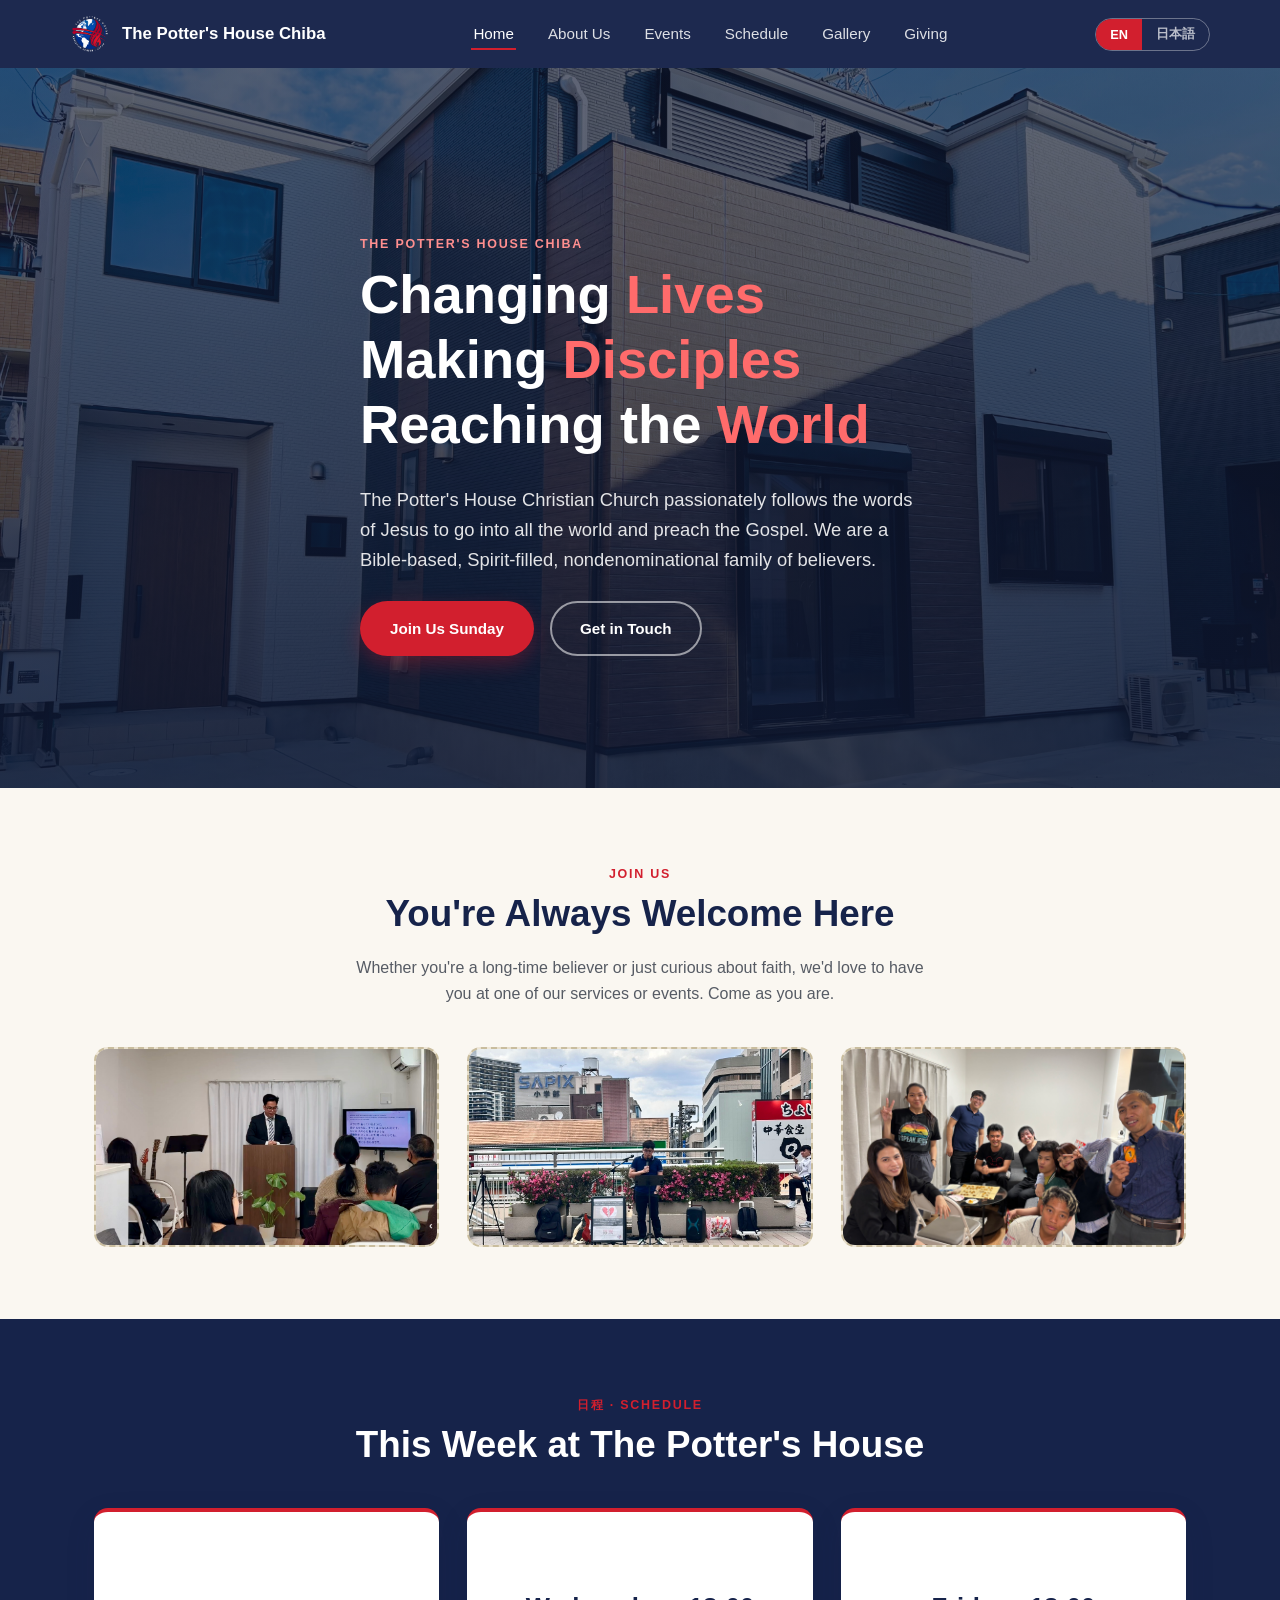
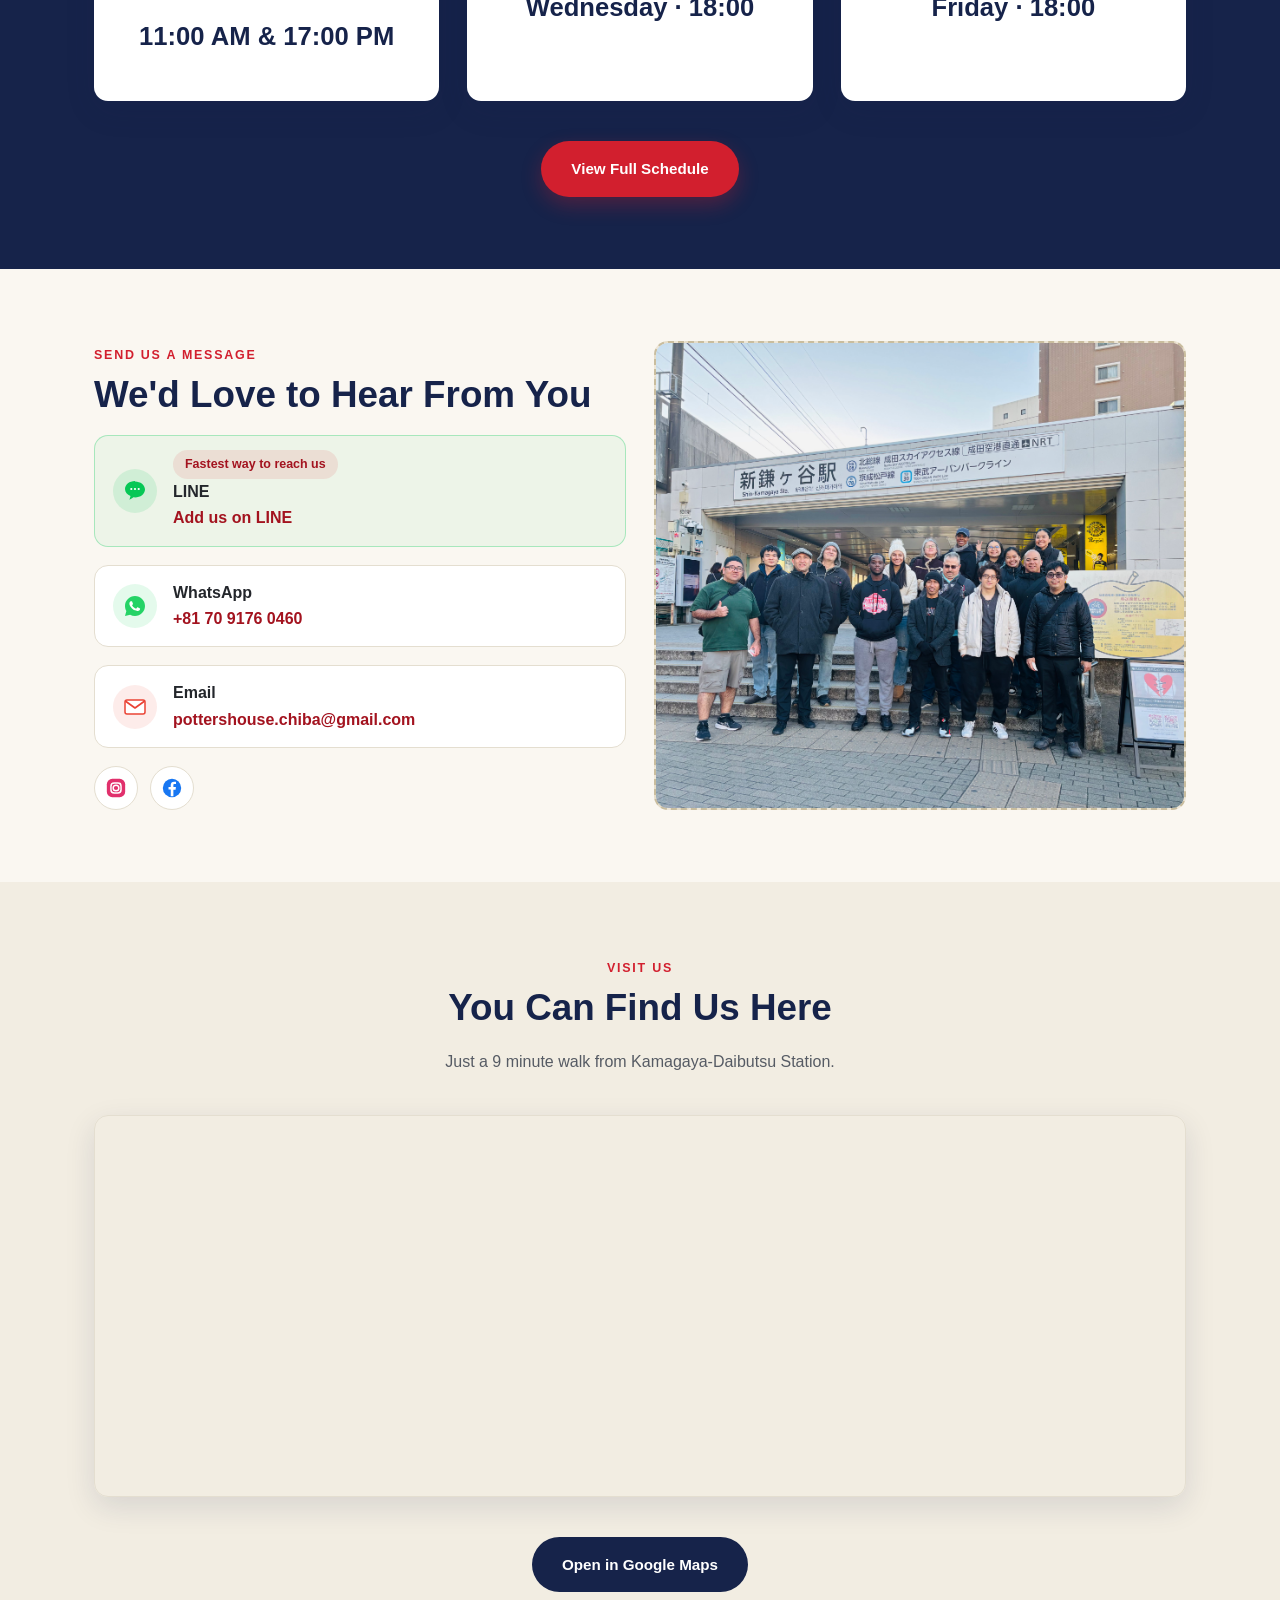
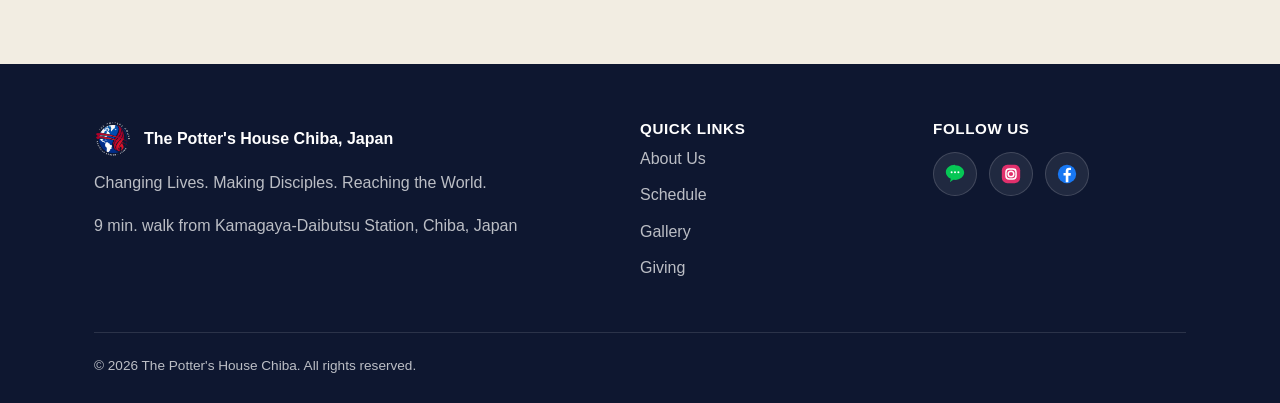
<file: index.html>
<!doctype html>
<html lang="en">
<head>
<meta charset="UTF-8" />
<meta name="viewport" content="width=device-width, initial-scale=1.0" />
<title>The Potter's House Chiba — Changing Lives, Making Disciples, Reaching the World</title>
<meta name="description" content="The Potter's House Chiba is a warm, welcoming church community in Chiba, Japan — 9 minutes from Kamagaya-Daibutsu Station. Join us Sundays." />
<link rel="icon" href="images/logo.png" />
<link rel="stylesheet" href="css/style.css" />
</head>
<body>

<header class="site-header">
  <div class="container nav">
    <a href="./" class="nav-brand">
      <img src="images/logo.png" alt="The Potter's House Chiba logo" />
      <span>The Potter's House Chiba</span>
    </a>
    <ul class="nav-links">
      <li><a href="./" aria-current="page" data-i18n="nav.home">Home</a></li>
      <li><a href="about" data-i18n="nav.about">About Us</a></li>
      <li><a href="events" data-i18n="nav.events">Events</a></li>
      <li><a href="schedule" data-i18n="nav.schedule">Schedule</a></li>
      <li><a href="gallery" data-i18n="nav.gallery">Gallery</a></li>
      <li><a href="giving" data-i18n="nav.giving">Giving</a></li>
    </ul>
    <div class="nav-actions">
      <div class="lang-toggle">
        <button data-lang="en" class="active">EN</button>
        <button data-lang="ja">日本語</button>
      </div>
      <button class="nav-toggle" aria-label="Toggle menu" aria-expanded="false">☰</button>
    </div>
  </div>
</header>

<section class="hero" style="background-image: linear-gradient(rgba(14,23,48,.2), rgba(14,23,48,.2)), url('images/gallery/church.png');">
  <div class="container hero-inner">
    <span class="eyebrow" data-i18n="home.hero.eyebrow" style="color:#ff8f8f;">The Potter's House Chiba</span>
    <h1>
      <span data-i18n="home.hero.line1" data-i18n-html>Changing <span class="tagline-red">Lives</span></span><br/>
      <span data-i18n="home.hero.line2" data-i18n-html>Making <span class="tagline-red">Disciples</span></span><br/>
      <span data-i18n="home.hero.line3" data-i18n-html>Reaching the <span class="tagline-red">World</span></span>
    </h1>
    <p class="lead" data-i18n="home.hero.lead">The Potter's House Christian Church passionately follows the words of Jesus to go into all the world and preach the Gospel. We are a Bible-based, Spirit-filled, nondenominational family of believers.</p>
    <div class="hero-cta">
      <a href="schedule" class="btn btn-primary" data-i18n="home.hero.cta1">Join Us Sunday</a>
      <a href="#contact" class="btn btn-ghost" data-i18n="home.hero.cta2">Get in Touch</a>
    </div>
  </div>
</section>

<section class="section">
  <div class="container section-head">
    <span class="eyebrow" data-i18n="home.join.eyebrow">Join Us</span>
    <h2 data-i18n="home.join.title">You're Always Welcome Here</h2>
    <p data-i18n="home.join.body">Whether you're a long-time believer or just curious about faith, we'd love to have you at one of our services or events. Come as you are.</p>
  </div>
  <div class="container grid grid-3">
    <div class="photo-slot photo-grid-item">
      <img src="images/gallery/church-service-2.jpg" alt="Church service" onerror="this.style.display='none'" />
      <!--span>Photo: Sunday service</span-->
    </div>
    <div class="photo-slot photo-grid-item">
      <img src="images/gallery/station_street_preaching-1.jpg" alt="Station outreach" onerror="this.style.display='none'" />
      <!--span>Photo: Station outreach</span-->
    </div>
    <div class="photo-slot photo-grid-item">
      <img src="images/gallery/holiday_game_night.jpg" alt="Friday game night" onerror="this.style.display='none'" />
      <!--span>Photo: Friday game night</span-->
    </div>
  </div>
</section>

<section class="section section--navy">
  <div class="container section-head">
    <span class="eyebrow" data-i18n="home.schedule.eyebrow">日程 · Schedule</span>
    <h2 data-i18n="home.schedule.title">This Week at The Potter's House</h2>
  </div>
  <div class="container grid grid-3">
    <div class="schedule-card">
      <h3 data-i18n="home.schedule.sunday">Sunday Worship Service</h3>
      <div class="time" data-i18n="home.schedule.sundayTimes">11:00 AM &amp; 17:00 PM</div>
    </div>
    <div class="schedule-card">
      <h3 data-i18n="home.schedule.wednesday">Midweek Bible Study</h3>
      <div class="time" data-i18n="home.schedule.wednesdayTimes">Wednesday · 18:00</div>
    </div>
    <div class="schedule-card">
      <h3 data-i18n="home.schedule.friday">Friday Special Events</h3>
      <div class="time" data-i18n="home.schedule.fridayTimes">Friday · 18:00</div>
    </div>
  </div>
  <div class="container center mt-lg">
    <a href="schedule" class="btn btn-primary" data-i18n="home.schedule.cta">View Full Schedule</a>
  </div>
</section>

<section class="section" id="contact">
  <div class="container grid grid-2" style="align-items:stretch;">
    <div>
      <span class="eyebrow" data-i18n="home.contact.eyebrow">Send Us a Message</span>
      <h2 data-i18n="home.contact.title">We'd Love to Hear From You</h2>

      <a class="info-row info-row--primary" href="https://line.me/ti/p/52zVmssypJ" target="_blank" rel="noopener">
        <div class="icon icon--line">
          <svg viewBox="0 0 24 24" xmlns="http://www.w3.org/2000/svg" aria-hidden="true">
            <path d="M12 2C6.48 2 2 5.6 2 10c0 3.1 2.24 5.78 5.5 7.1-.24.9-.87 3.2-.9 3.4-.03.24.09.24.2.17.08-.05 2.53-1.67 3.56-2.35.53.08 1.08.12 1.64.12 5.52 0 10-3.6 10-8s-4.48-8-10-8Z" fill="#06C755"/>
            <circle cx="8.3" cy="10" r="1.1" fill="#fff"/>
            <circle cx="12" cy="10" r="1.1" fill="#fff"/>
            <circle cx="15.7" cy="10" r="1.1" fill="#fff"/>
          </svg>
        </div>
        <div>
          <span class="badge" data-i18n="home.contact.recommended">Fastest way to reach us</span><br/>
          <strong data-i18n="home.contact.lineLabel">LINE</strong><br/>
          <span class="value" data-i18n="home.contact.lineCta">Add us on LINE</span>
        </div>
      </a>
      <a class="info-row" href="https://wa.me/817091760460">
        <div class="icon icon--whatsapp">
          <svg viewBox="0 0 24 24" xmlns="http://www.w3.org/2000/svg" aria-hidden="true">
            <path d="M12 2C6.48 2 2 6.48 2 12c0 1.85.5 3.58 1.36 5.07L2 22l5.09-1.33A9.94 9.94 0 0 0 12 22c5.52 0 10-4.48 10-10S17.52 2 12 2Z" fill="#25D366"/>
            <path d="M9.1 7.6c-.2-.45-.4-.46-.6-.47h-.5c-.18 0-.46.07-.7.32-.24.25-.9.9-.9 2.2 0 1.3.94 2.55 1.07 2.73.13.18 1.83 2.9 4.5 3.96 2.23.88 2.68.7 3.16.66.48-.05 1.55-.63 1.77-1.24.22-.6.22-1.13.15-1.24-.06-.11-.24-.18-.5-.32-.26-.13-1.55-.76-1.79-.85-.24-.09-.42-.13-.6.13-.18.26-.68.85-.84 1.03-.15.18-.3.2-.56.07-.26-.13-1.1-.4-2.1-1.28-.78-.68-1.3-1.53-1.46-1.79-.15-.26-.02-.4.11-.53.12-.12.26-.3.4-.46.13-.15.17-.26.26-.43.09-.18.04-.33-.02-.46-.07-.13-.6-1.48-.84-2.03Z" fill="#fff"/>
          </svg>
        </div>
        <div>
          <strong data-i18n="home.contact.whatsappLabel">WhatsApp</strong><br/>
          <span class="value">+81 70 9176 0460</span>
        </div>
      </a>
      <a class="info-row" href="mailto:pottershouse.chiba@gmail.com">
        <div class="icon icon--gmail">
          <svg viewBox="0 0 24 24" xmlns="http://www.w3.org/2000/svg" aria-hidden="true">
            <rect x="2" y="5" width="20" height="14" rx="2" fill="#fff" stroke="#EA4335" stroke-width="1.5"/>
            <path d="M3 6.5 12 13 21 6.5" stroke="#EA4335" stroke-width="1.7" fill="none" stroke-linecap="round" stroke-linejoin="round"/>
          </svg>
        </div>
        <div>
          <strong data-i18n="home.contact.emailLabel">Email</strong><br/>
          <span class="value">pottershouse.chiba@gmail.com</span>
        </div>
      </a>
      <div class="social-row">
        <a href="https://www.instagram.com/pottershouse.chiba/" aria-label="Instagram" title="Instagram">
          <svg viewBox="0 0 24 24" xmlns="http://www.w3.org/2000/svg" aria-hidden="true">
            <rect x="2" y="2" width="20" height="20" rx="6" fill="#E1306C"/>
            <rect x="6.5" y="6.5" width="11" height="11" rx="3.5" fill="none" stroke="#fff" stroke-width="1.6"/>
            <circle cx="12" cy="12" r="3.1" fill="none" stroke="#fff" stroke-width="1.6"/>
            <circle cx="16.6" cy="7.4" r="1" fill="#fff"/>
          </svg>
        </a>
        <a href="https://www.facebook.com/share/17evRF8eto/?mibextid=wwXIfr" aria-label="Facebook" title="Facebook">
          <svg viewBox="0 0 24 24" xmlns="http://www.w3.org/2000/svg" aria-hidden="true">
            <circle cx="12" cy="12" r="10" fill="#1877F2"/>
            <path d="M13.5 21v-7.2h2.4l.36-2.8h-2.76V9.1c0-.8.22-1.36 1.38-1.36h1.48V5.2c-.26-.03-1.13-.1-2.16-.1-2.14 0-3.6 1.3-3.6 3.7v2.1H8.2v2.8h2.44V21h2.86Z" fill="#fff"/>
          </svg>
        </a>
      </div>
    </div>
    <div class="photo-slot" style="min-height:320px; height:100%;">
      <img src="images/gallery/station_outreach_team.jpg" alt="Station outreach" onerror="this.style.display='none'" />
      <!--span>Photo: Station outreach team</span-->
    </div>
  </div>
</section>

<section class="section section--cream-deep">
  <div class="container section-head">
    <span class="eyebrow" data-i18n="home.map.eyebrow">Visit Us</span>
    <h2 data-i18n="home.map.title">You Can Find Us Here</h2>
    <p data-i18n="home.map.body">Just a 9 minute walk from Kamagaya-Daibutsu Station.</p>
  </div>
  <div class="container">
    <div class="map-wrap">
      <iframe
        src="https://www.google.com/maps?q=Shin-Kamagaya-Daibutsu+Station,Kamagaya,Chiba,Japan&output=embed"
        loading="lazy" referrerpolicy="no-referrer-when-downgrade" title="Map to The Potter's House Chiba"></iframe>
    </div>
    <div class="center mt-lg">
      <a href="https://maps.app.goo.gl/LSvxY28zUw3hSayD7" class="btn btn-navy" target="_blank" rel="noopener" data-i18n="home.map.cta">Open in Google Maps</a>
    </div>
  </div>
</section>

<footer class="site-footer">
  <div class="container">
    <div class="footer-grid">
      <div>
        <div class="footer-brand">
          <img src="images/logo.png" alt="Logo" />
          <span data-i18n="footer.name">The Potter's House Chiba, Japan</span>
        </div>
        <p data-i18n="footer.tagline">Changing Lives. Making Disciples. Reaching the World.</p>
        <p data-i18n="footer.address">9 min. walk from Kamagaya-Daibutsu Station, Chiba, Japan</p>
      </div>
      <div>
        <h4 data-i18n="footer.quicklinks">Quick Links</h4>
        <ul class="footer-links">
          <li><a href="about" data-i18n="nav.about">About Us</a></li>
          <li><a href="schedule" data-i18n="nav.schedule">Schedule</a></li>
          <li><a href="gallery" data-i18n="nav.gallery">Gallery</a></li>
          <li><a href="giving" data-i18n="nav.giving">Giving</a></li>
        </ul>
      </div>
      <div>
        <h4 data-i18n="footer.follow">Follow Us</h4>
        <div class="social-row">
          <a href="https://line.me/ti/p/52zVmssypJ" aria-label="LINE">
            <svg viewBox="0 0 24 24" xmlns="http://www.w3.org/2000/svg" aria-hidden="true">
              <path d="M12 2C6.48 2 2 5.6 2 10c0 3.1 2.24 5.78 5.5 7.1-.24.9-.87 3.2-.9 3.4-.03.24.09.24.2.17.08-.05 2.53-1.67 3.56-2.35.53.08 1.08.12 1.64.12 5.52 0 10-3.6 10-8s-4.48-8-10-8Z" fill="#06C755"/>
              <circle cx="8.3" cy="10" r="1.1" fill="#fff"/>
              <circle cx="12" cy="10" r="1.1" fill="#fff"/>
              <circle cx="15.7" cy="10" r="1.1" fill="#fff"/>
            </svg>
          </a>
          <a href="https://www.instagram.com/pottershouse.chiba/" aria-label="Instagram">
            <svg viewBox="0 0 24 24" xmlns="http://www.w3.org/2000/svg" aria-hidden="true">
              <rect x="2" y="2" width="20" height="20" rx="6" fill="#E1306C"/>
              <rect x="6.5" y="6.5" width="11" height="11" rx="3.5" fill="none" stroke="#fff" stroke-width="1.6"/>
              <circle cx="12" cy="12" r="3.1" fill="none" stroke="#fff" stroke-width="1.6"/>
              <circle cx="16.6" cy="7.4" r="1" fill="#fff"/>
            </svg>
          </a>
          <a href="https://www.facebook.com/share/17evRF8eto/?mibextid=wwXIfr" aria-label="Facebook">
            <svg viewBox="0 0 24 24" xmlns="http://www.w3.org/2000/svg" aria-hidden="true">
              <circle cx="12" cy="12" r="10" fill="#1877F2"/>
              <path d="M13.5 21v-7.2h2.4l.36-2.8h-2.76V9.1c0-.8.22-1.36 1.38-1.36h1.48V5.2c-.26-.03-1.13-.1-2.16-.1-2.14 0-3.6 1.3-3.6 3.7v2.1H8.2v2.8h2.44V21h2.86Z" fill="#fff"/>
            </svg>
          </a>
        </div>
      </div>
    </div>
    <div class="footer-bottom">
      <span data-i18n="footer.rights">© 2026 The Potter's House Chiba. All rights reserved.</span>
    </div>
  </div>
</footer>

<script src="js/translations.js"></script>
<script src="js/main.js"></script>
</body>
</html>
</file>
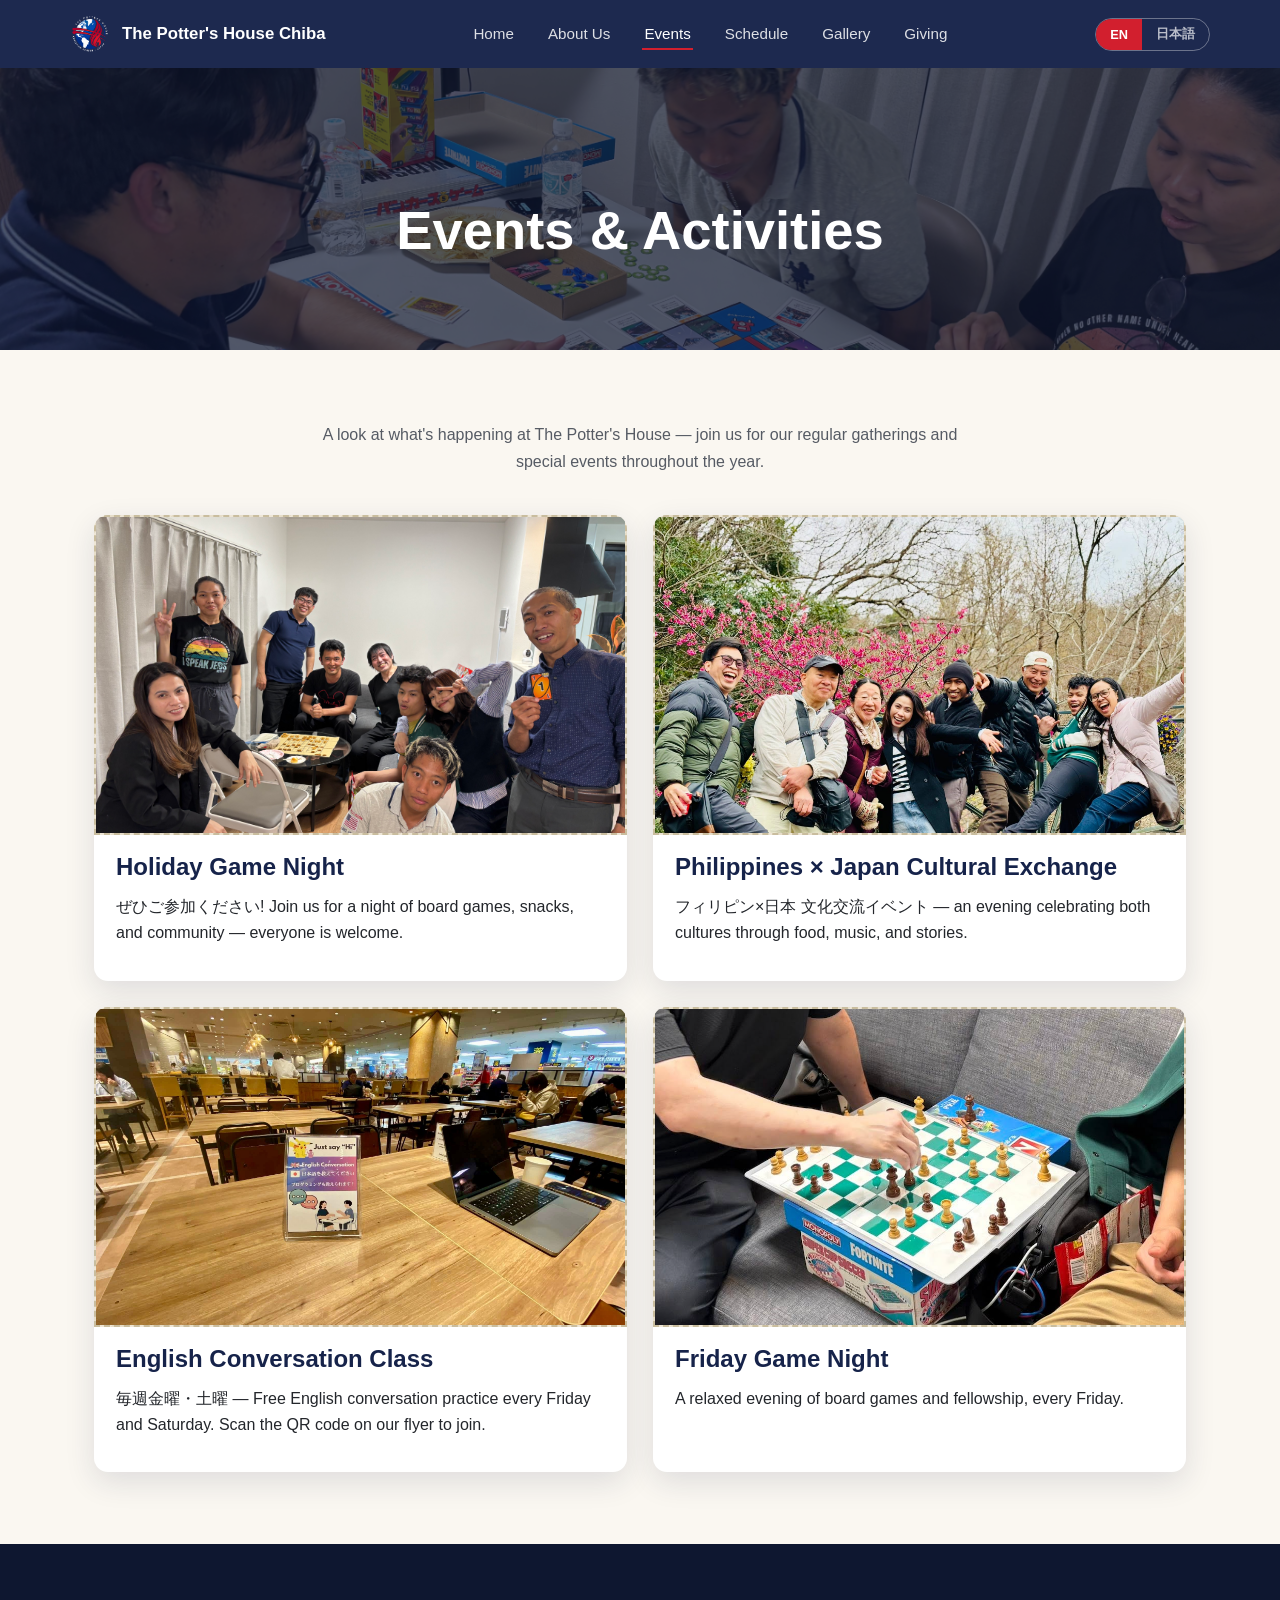
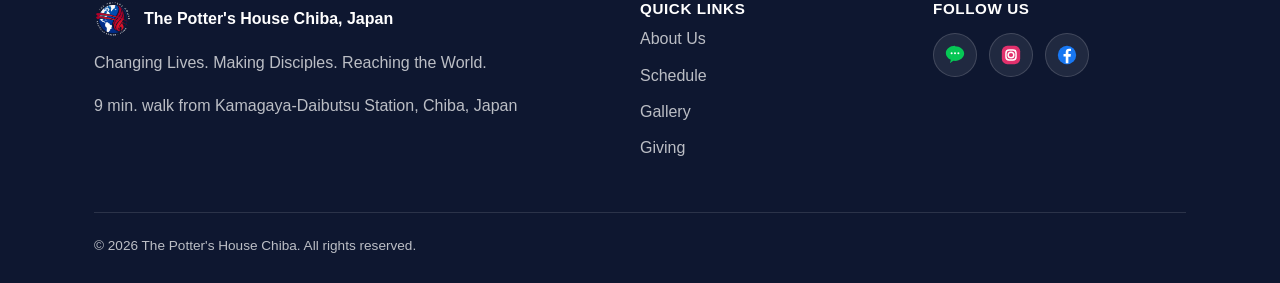
<file: events.html>
<!doctype html>
<html lang="en">
<head>
<meta charset="UTF-8" />
<meta name="viewport" content="width=device-width, initial-scale=1.0" />
<title>Events &amp; Activities — The Potter's House Chiba</title>
<meta name="description" content="Upcoming events at The Potter's House Chiba — game nights, cultural exchange, English conversation class, and more." />
<link rel="icon" href="images/logo.png" />
<link rel="stylesheet" href="css/style.css" />
</head>
<body>

<header class="site-header">
  <div class="container nav">
    <a href="./" class="nav-brand">
      <img src="images/logo.png" alt="The Potter's House Chiba logo" />
      <span>The Potter's House Chiba</span>
    </a>
    <ul class="nav-links">
      <li><a href="./" data-i18n="nav.home">Home</a></li>
      <li><a href="about" data-i18n="nav.about">About Us</a></li>
      <li><a href="events" aria-current="page" data-i18n="nav.events">Events</a></li>
      <li><a href="schedule" data-i18n="nav.schedule">Schedule</a></li>
      <li><a href="gallery" data-i18n="nav.gallery">Gallery</a></li>
      <li><a href="giving" data-i18n="nav.giving">Giving</a></li>
    </ul>
    <div class="nav-actions">
      <div class="lang-toggle">
        <button data-lang="en" class="active">EN</button>
        <button data-lang="ja">日本語</button>
      </div>
      <button class="nav-toggle" aria-label="Toggle menu" aria-expanded="false">☰</button>
    </div>
  </div>
</header>

<section class="page-hero" style="background-image: url('images/gallery/friday-1.jpg');">
  <div class="container">
    <h1 data-i18n="events.hero.title">Events &amp; Activities</h1>
  </div>
</section>

<section class="section">
  <div class="container section-head" style="max-width:720px;">
    <p data-i18n="events.hero.lead">A look at what's happening at The Potter's House — join us for our regular gatherings and special events throughout the year.</p>
  </div>
  <div class="container flyer-grid">

    <div class="flyer-card">
      <div class="photo-slot">
        <img src="images/gallery/holiday_game_night.jpg" alt="Holiday Game Night flyer" onerror="this.style.display='none'" />
        <!--span>Flyer: Holiday Game Night</span-->
      </div>
      <div class="flyer-caption">
        <h3 data-i18n="events.holiday.title">Holiday Game Night</h3>
        <p data-i18n="events.holiday.body">ぜひご参加ください! Join us for a night of board games, snacks, and community — everyone is welcome.</p>
      </div>
    </div>

    <div class="flyer-card">
      <div class="photo-slot">
        <img src="images/gallery/cultural_exchange.jpg" alt="Cultural exchange event flyer" onerror="this.style.display='none'" />
        <!--span>Flyer: Philippines × Japan Cultural Exchange</span-->
      </div>
      <div class="flyer-caption">
        <h3 data-i18n="events.culture.title">Philippines × Japan Cultural Exchange</h3>
        <p data-i18n="events.culture.body">フィリピン×日本 文化交流イベント — an evening celebrating both cultures through food, music, and stories.</p>
      </div>
    </div>

    <div class="flyer-card">
      <div class="photo-slot">
        <img src="images/gallery/english_conversation_class.jpg" alt="English conversation class flyer" onerror="this.style.display='none'" />
        <!--span>Flyer: English Conversation Class</span-->
      </div>
      <div class="flyer-caption">
        <h3 data-i18n="events.english.title">English Conversation Class</h3>
        <p data-i18n="events.english.body">毎週金曜・土曜 — Free English conversation practice every Friday and Saturday. Scan the QR code on our flyer to join.</p>
      </div>
    </div>

    <div class="flyer-card">
      <div class="photo-slot">
        <img src="images/gallery/friday_game_night.png" alt="Friday game night" onerror="this.style.display='none'" />
        <!--span>Photo: Friday Game Night</span-->
      </div>
      <div class="flyer-caption">
        <h3 data-i18n="events.friday.title">Friday Game Night</h3>
        <p data-i18n="events.friday.body">A relaxed evening of board games and fellowship, every Friday.</p>
      </div>
    </div>

  </div>
</section>

<footer class="site-footer">
  <div class="container">
    <div class="footer-grid">
      <div>
        <div class="footer-brand">
          <img src="images/logo.png" alt="Logo" />
          <span data-i18n="footer.name">The Potter's House Chiba, Japan</span>
        </div>
        <p data-i18n="footer.tagline">Changing Lives. Making Disciples. Reaching the World.</p>
        <p data-i18n="footer.address">9 min. walk from Kamagaya-Daibutsu Station, Chiba, Japan</p>
      </div>
      <div>
        <h4 data-i18n="footer.quicklinks">Quick Links</h4>
        <ul class="footer-links">
          <li><a href="about" data-i18n="nav.about">About Us</a></li>
          <li><a href="schedule" data-i18n="nav.schedule">Schedule</a></li>
          <li><a href="gallery" data-i18n="nav.gallery">Gallery</a></li>
          <li><a href="giving" data-i18n="nav.giving">Giving</a></li>
        </ul>
      </div>
      <div>
        <h4 data-i18n="footer.follow">Follow Us</h4>
        <div class="social-row">
          <a href="https://line.me/ti/p/52zVmssypJ" aria-label="LINE">
            <svg viewBox="0 0 24 24" xmlns="http://www.w3.org/2000/svg" aria-hidden="true">
              <path d="M12 2C6.48 2 2 5.6 2 10c0 3.1 2.24 5.78 5.5 7.1-.24.9-.87 3.2-.9 3.4-.03.24.09.24.2.17.08-.05 2.53-1.67 3.56-2.35.53.08 1.08.12 1.64.12 5.52 0 10-3.6 10-8s-4.48-8-10-8Z" fill="#06C755"/>
              <circle cx="8.3" cy="10" r="1.1" fill="#fff"/>
              <circle cx="12" cy="10" r="1.1" fill="#fff"/>
              <circle cx="15.7" cy="10" r="1.1" fill="#fff"/>
            </svg>
          </a>
          <a href="https://www.instagram.com/pottershouse.chiba/" aria-label="Instagram">
            <svg viewBox="0 0 24 24" xmlns="http://www.w3.org/2000/svg" aria-hidden="true">
              <rect x="2" y="2" width="20" height="20" rx="6" fill="#E1306C"/>
              <rect x="6.5" y="6.5" width="11" height="11" rx="3.5" fill="none" stroke="#fff" stroke-width="1.6"/>
              <circle cx="12" cy="12" r="3.1" fill="none" stroke="#fff" stroke-width="1.6"/>
              <circle cx="16.6" cy="7.4" r="1" fill="#fff"/>
            </svg>
          </a>
          <a href="https://www.facebook.com/share/17evRF8eto/?mibextid=wwXIfr" aria-label="Facebook">
            <svg viewBox="0 0 24 24" xmlns="http://www.w3.org/2000/svg" aria-hidden="true">
              <circle cx="12" cy="12" r="10" fill="#1877F2"/>
              <path d="M13.5 21v-7.2h2.4l.36-2.8h-2.76V9.1c0-.8.22-1.36 1.38-1.36h1.48V5.2c-.26-.03-1.13-.1-2.16-.1-2.14 0-3.6 1.3-3.6 3.7v2.1H8.2v2.8h2.44V21h2.86Z" fill="#fff"/>
            </svg>
          </a>
        </div>
      </div>
    </div>
    <div class="footer-bottom">
      <span data-i18n="footer.rights">© 2026 The Potter's House Chiba. All rights reserved.</span>
    </div>
  </div>
</footer>

<script src="js/translations.js"></script>
<script src="js/main.js"></script>
</body>
</html>
</file>
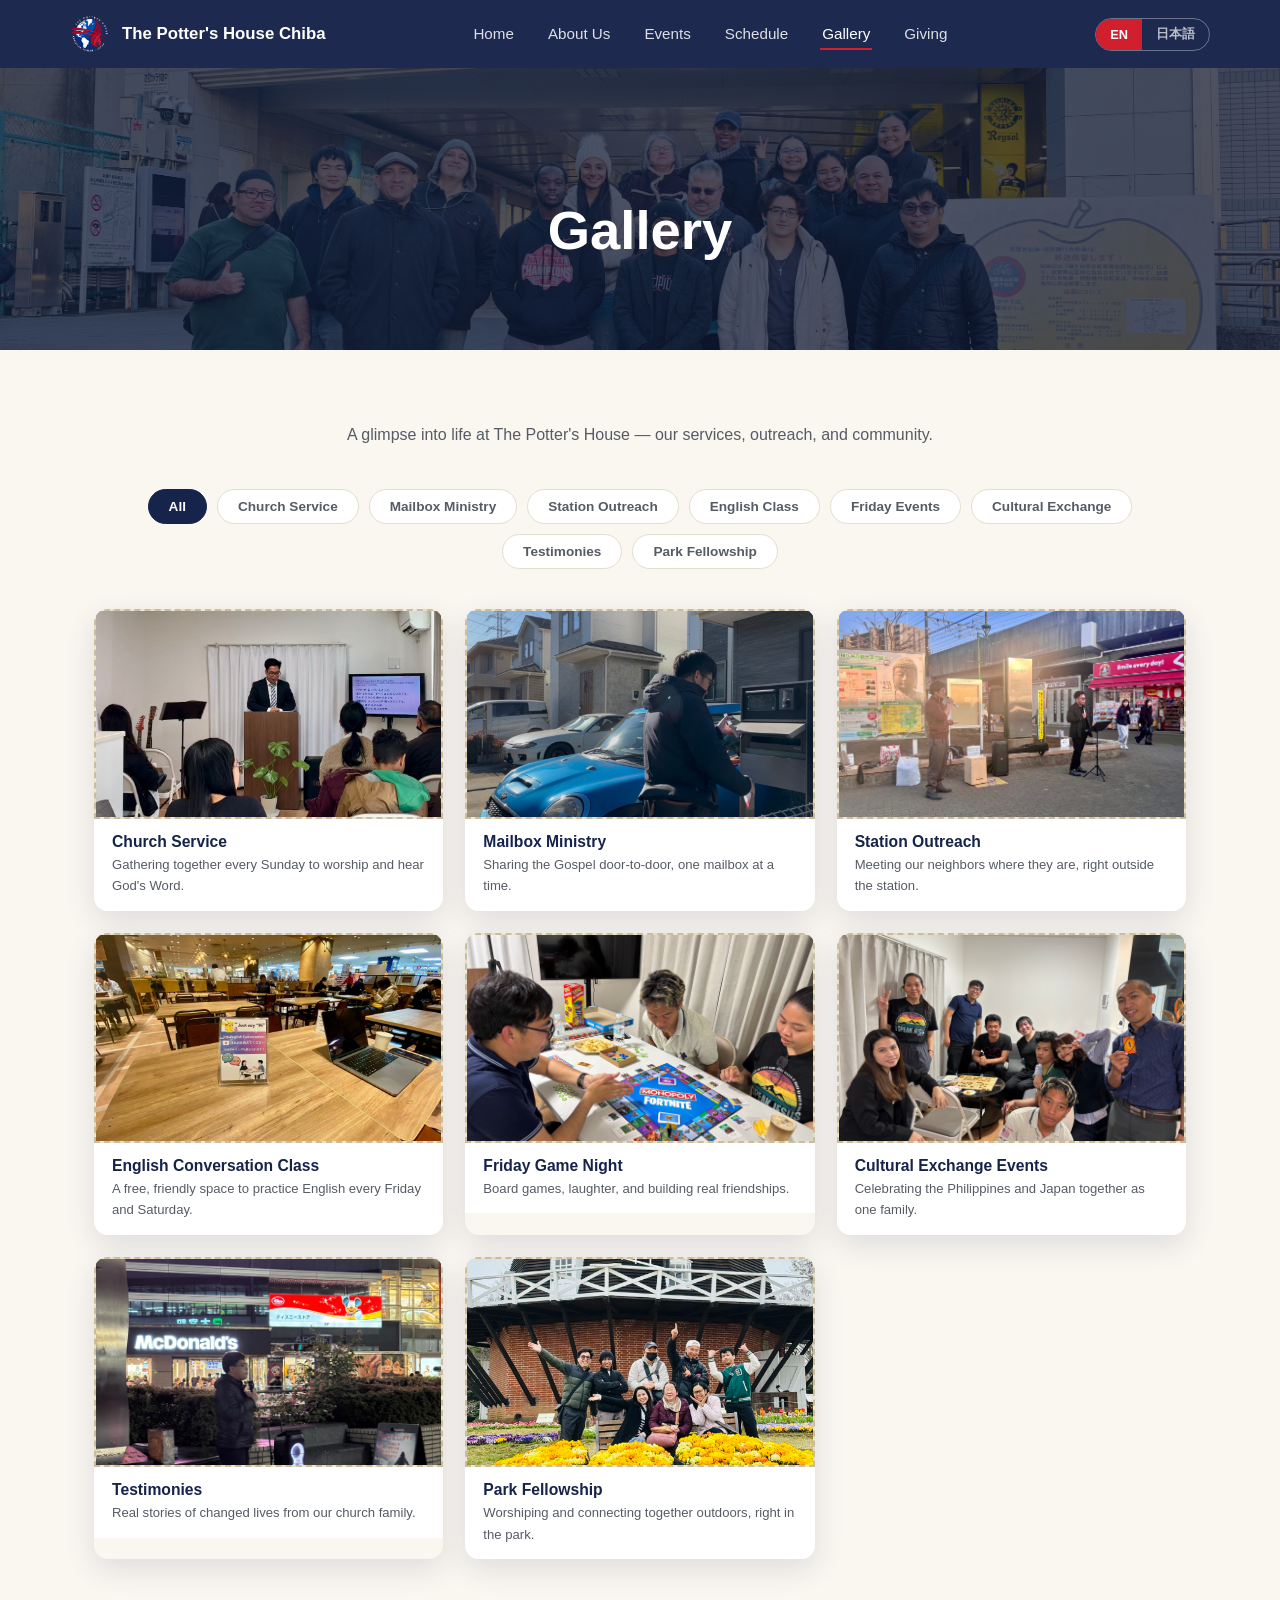
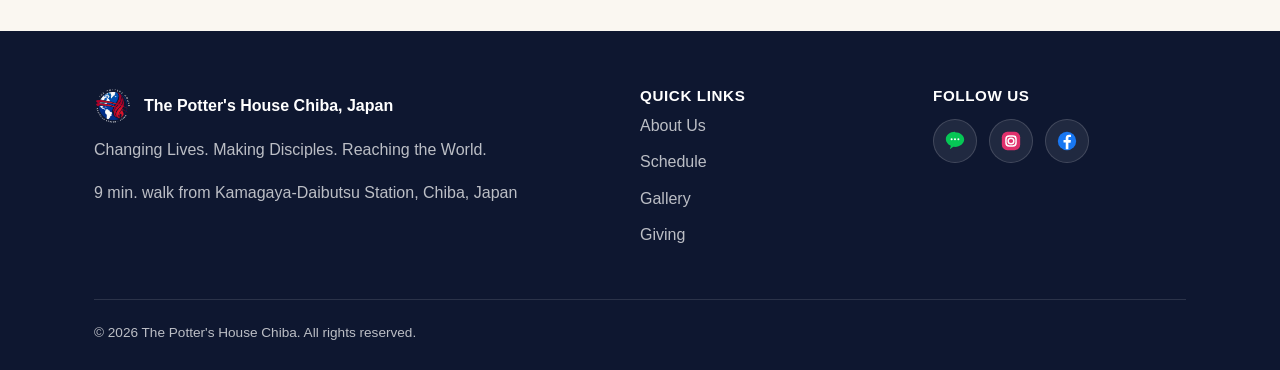
<file: gallery.html>
<!doctype html>
<html lang="en">
<head>
<meta charset="UTF-8" />
<meta name="viewport" content="width=device-width, initial-scale=1.0" />
<title>Gallery — The Potter's House Chiba</title>
<meta name="description" content="Photos from church services, mailbox ministry, station outreach, English classes, and more at The Potter's House Chiba." />
<link rel="icon" href="images/logo.png" />
<link rel="stylesheet" href="css/style.css" />
</head>
<body>

<header class="site-header">
  <div class="container nav">
    <a href="./" class="nav-brand">
      <img src="images/logo.png" alt="The Potter's House Chiba logo" />
      <span>The Potter's House Chiba</span>
    </a>
    <ul class="nav-links">
      <li><a href="./" data-i18n="nav.home">Home</a></li>
      <li><a href="about" data-i18n="nav.about">About Us</a></li>
      <li><a href="events" data-i18n="nav.events">Events</a></li>
      <li><a href="schedule" data-i18n="nav.schedule">Schedule</a></li>
      <li><a href="gallery" aria-current="page" data-i18n="nav.gallery">Gallery</a></li>
      <li><a href="giving" data-i18n="nav.giving">Giving</a></li>
    </ul>
    <div class="nav-actions">
      <div class="lang-toggle">
        <button data-lang="en" class="active">EN</button>
        <button data-lang="ja">日本語</button>
      </div>
      <button class="nav-toggle" aria-label="Toggle menu" aria-expanded="false">☰</button>
    </div>
  </div>
</header>

<section class="page-hero" style="background-image: url('images/gallery/station_outreach_team.jpg');">
  <div class="container">
    <h1 data-i18n="gallery.hero.title">Gallery</h1>
  </div>
</section>

<section class="section">
  <div class="container section-head" style="max-width:700px;">
    <p data-i18n="gallery.hero.lead">A glimpse into life at The Potter's House — our services, outreach, and community.</p>
  </div>

  <div class="container">
    <div class="filter-row">
      <button class="filter-btn active" data-filter="all" data-i18n="gallery.filter.all">All</button>
      <button class="filter-btn" data-filter="service" data-i18n="gallery.filter.service">Church Service</button>
      <button class="filter-btn" data-filter="mailbox" data-i18n="gallery.filter.mailbox">Mailbox Ministry</button>
      <button class="filter-btn" data-filter="station" data-i18n="gallery.filter.station">Station Outreach</button>
      <button class="filter-btn" data-filter="english" data-i18n="gallery.filter.english">English Class</button>
      <button class="filter-btn" data-filter="friday" data-i18n="gallery.filter.friday">Friday Events</button>
      <button class="filter-btn" data-filter="culture" data-i18n="gallery.filter.culture">Cultural Exchange</button>
      <button class="filter-btn" data-filter="testimonies" data-i18n="gallery.filter.testimonies">Testimonies</button>
      <button class="filter-btn" data-filter="park" data-i18n="gallery.filter.park">Park Fellowship</button>
    </div>

    <div class="gallery-grid">

      <div class="gallery-item" data-category="service">
        <div class="photo-slot"><img src="images/gallery/church-service-2.jpg" alt="Church service" onerror="this.style.display='none'" />
          <!--span>Photo: Church Service</span-->
        </div>
        <div class="gallery-caption">
          <h4 data-i18n="gallery.item.service.title">Church Service</h4>
          <p data-i18n="gallery.item.service.body">Gathering together every Sunday to worship and hear God's Word.</p>
        </div>
      </div>

      <div class="gallery-item" data-category="mailbox">
        <div class="photo-slot"><img src="images/gallery/mailbox-ministry-3.jpg" alt="Mailbox ministry" onerror="this.style.display='none'" />
          <!--span>Photo: Mailbox Ministry</span-->
        </div>
        <div class="gallery-caption">
          <h4 data-i18n="gallery.item.mailbox.title">Mailbox Ministry</h4>
          <p data-i18n="gallery.item.mailbox.body">Sharing the Gospel door-to-door, one mailbox at a time.</p>
        </div>
      </div>

      <div class="gallery-item" data-category="station">
        <div class="photo-slot"><img src="images/gallery/station_street_preaching-2.jpg" alt="Station outreach" onerror="this.style.display='none'" />
          <!--span>Photo: Station Outreach</span-->
        </div>
        <div class="gallery-caption">
          <h4 data-i18n="gallery.item.station.title">Station Outreach</h4>
          <p data-i18n="gallery.item.station.body">Meeting our neighbors where they are, right outside the station.</p>
        </div>
      </div>

      <div class="gallery-item" data-category="english">
        <div class="photo-slot"><img src="images/gallery/english_conversation_class.jpg" alt="English conversation class" onerror="this.style.display='none'" />
          <!--span>Photo: English Conversation Class</span-->
        </div>
        <div class="gallery-caption">
          <h4 data-i18n="gallery.item.english.title">English Conversation Class</h4>
          <p data-i18n="gallery.item.english.body">A free, friendly space to practice English every Friday and Saturday.</p>
        </div>
      </div>

      <div class="gallery-item" data-category="friday">
        <div class="photo-slot"><img src="images/gallery/friday-1.jpg" alt="Friday game night" onerror="this.style.display='none'" />
          <!--span>Photo: Friday Game Night</span-->
        </div>
        <div class="gallery-caption">
          <h4 data-i18n="gallery.item.friday.title">Friday Game Night</h4>
          <p data-i18n="gallery.item.friday.body">Board games, laughter, and building real friendships.</p>
        </div>
      </div>

      <div class="gallery-item" data-category="culture">
        <div class="photo-slot"><img src="images/gallery/holiday_game_night.jpg" alt="Cultural exchange event" onerror="this.style.display='none'" />
          <!--span>Photo: Cultural Exchange</span-->
        </div>
        <div class="gallery-caption">
          <h4 data-i18n="gallery.item.culture.title">Cultural Exchange Events</h4>
          <p data-i18n="gallery.item.culture.body">Celebrating the Philippines and Japan together as one family.</p>
        </div>
      </div>

      <div class="gallery-item" data-category="testimonies">
        <div class="photo-slot"><img src="images/gallery/station_street_preaching.jpg" alt="Testimonies" onerror="this.style.display='none'" />
          <!--span>Photo: Testimonies</span-->
        </div>
        <div class="gallery-caption">
          <h4 data-i18n="gallery.item.testimonies.title">Testimonies</h4>
          <p data-i18n="gallery.item.testimonies.body">Real stories of changed lives from our church family.</p>
        </div>
      </div>

      <div class="gallery-item" data-category="park">
        <div class="photo-slot"><img src="images/gallery/park_fellowship.png" alt="Park church fellowship" onerror="this.style.display='none'" />
          <!--span>Photo: Park Fellowship</span-->
        </div>
        <div class="gallery-caption">
          <h4 data-i18n="gallery.item.park.title">Park Fellowship</h4>
          <p data-i18n="gallery.item.park.body">Worshiping and connecting together outdoors, right in the park.</p>
        </div>
      </div>

    </div>
  </div>
</section>

<footer class="site-footer">
  <div class="container">
    <div class="footer-grid">
      <div>
        <div class="footer-brand">
          <img src="images/logo.png" alt="Logo" />
          <span data-i18n="footer.name">The Potter's House Chiba, Japan</span>
        </div>
        <p data-i18n="footer.tagline">Changing Lives. Making Disciples. Reaching the World.</p>
        <p data-i18n="footer.address">9 min. walk from Kamagaya-Daibutsu Station, Chiba, Japan</p>
      </div>
      <div>
        <h4 data-i18n="footer.quicklinks">Quick Links</h4>
        <ul class="footer-links">
          <li><a href="about" data-i18n="nav.about">About Us</a></li>
          <li><a href="schedule" data-i18n="nav.schedule">Schedule</a></li>
          <li><a href="gallery" data-i18n="nav.gallery">Gallery</a></li>
          <li><a href="giving" data-i18n="nav.giving">Giving</a></li>
        </ul>
      </div>
      <div>
        <h4 data-i18n="footer.follow">Follow Us</h4>
        <div class="social-row">
          <a href="https://line.me/ti/p/52zVmssypJ" aria-label="LINE">
            <svg viewBox="0 0 24 24" xmlns="http://www.w3.org/2000/svg" aria-hidden="true">
              <path d="M12 2C6.48 2 2 5.6 2 10c0 3.1 2.24 5.78 5.5 7.1-.24.9-.87 3.2-.9 3.4-.03.24.09.24.2.17.08-.05 2.53-1.67 3.56-2.35.53.08 1.08.12 1.64.12 5.52 0 10-3.6 10-8s-4.48-8-10-8Z" fill="#06C755"/>
              <circle cx="8.3" cy="10" r="1.1" fill="#fff"/>
              <circle cx="12" cy="10" r="1.1" fill="#fff"/>
              <circle cx="15.7" cy="10" r="1.1" fill="#fff"/>
            </svg>
          </a>
          <a href="https://www.instagram.com/pottershouse.chiba/" aria-label="Instagram">
            <svg viewBox="0 0 24 24" xmlns="http://www.w3.org/2000/svg" aria-hidden="true">
              <rect x="2" y="2" width="20" height="20" rx="6" fill="#E1306C"/>
              <rect x="6.5" y="6.5" width="11" height="11" rx="3.5" fill="none" stroke="#fff" stroke-width="1.6"/>
              <circle cx="12" cy="12" r="3.1" fill="none" stroke="#fff" stroke-width="1.6"/>
              <circle cx="16.6" cy="7.4" r="1" fill="#fff"/>
            </svg>
          </a>
          <a href="https://www.facebook.com/share/17evRF8eto/?mibextid=wwXIfr" aria-label="Facebook">
            <svg viewBox="0 0 24 24" xmlns="http://www.w3.org/2000/svg" aria-hidden="true">
              <circle cx="12" cy="12" r="10" fill="#1877F2"/>
              <path d="M13.5 21v-7.2h2.4l.36-2.8h-2.76V9.1c0-.8.22-1.36 1.38-1.36h1.48V5.2c-.26-.03-1.13-.1-2.16-.1-2.14 0-3.6 1.3-3.6 3.7v2.1H8.2v2.8h2.44V21h2.86Z" fill="#fff"/>
            </svg>
          </a>
        </div>
      </div>
    </div>
    <div class="footer-bottom">
      <span data-i18n="footer.rights">© 2026 The Potter's House Chiba. All rights reserved.</span>
    </div>
  </div>
</footer>

<script src="js/translations.js"></script>
<script src="js/main.js"></script>
</body>
</html>
</file>
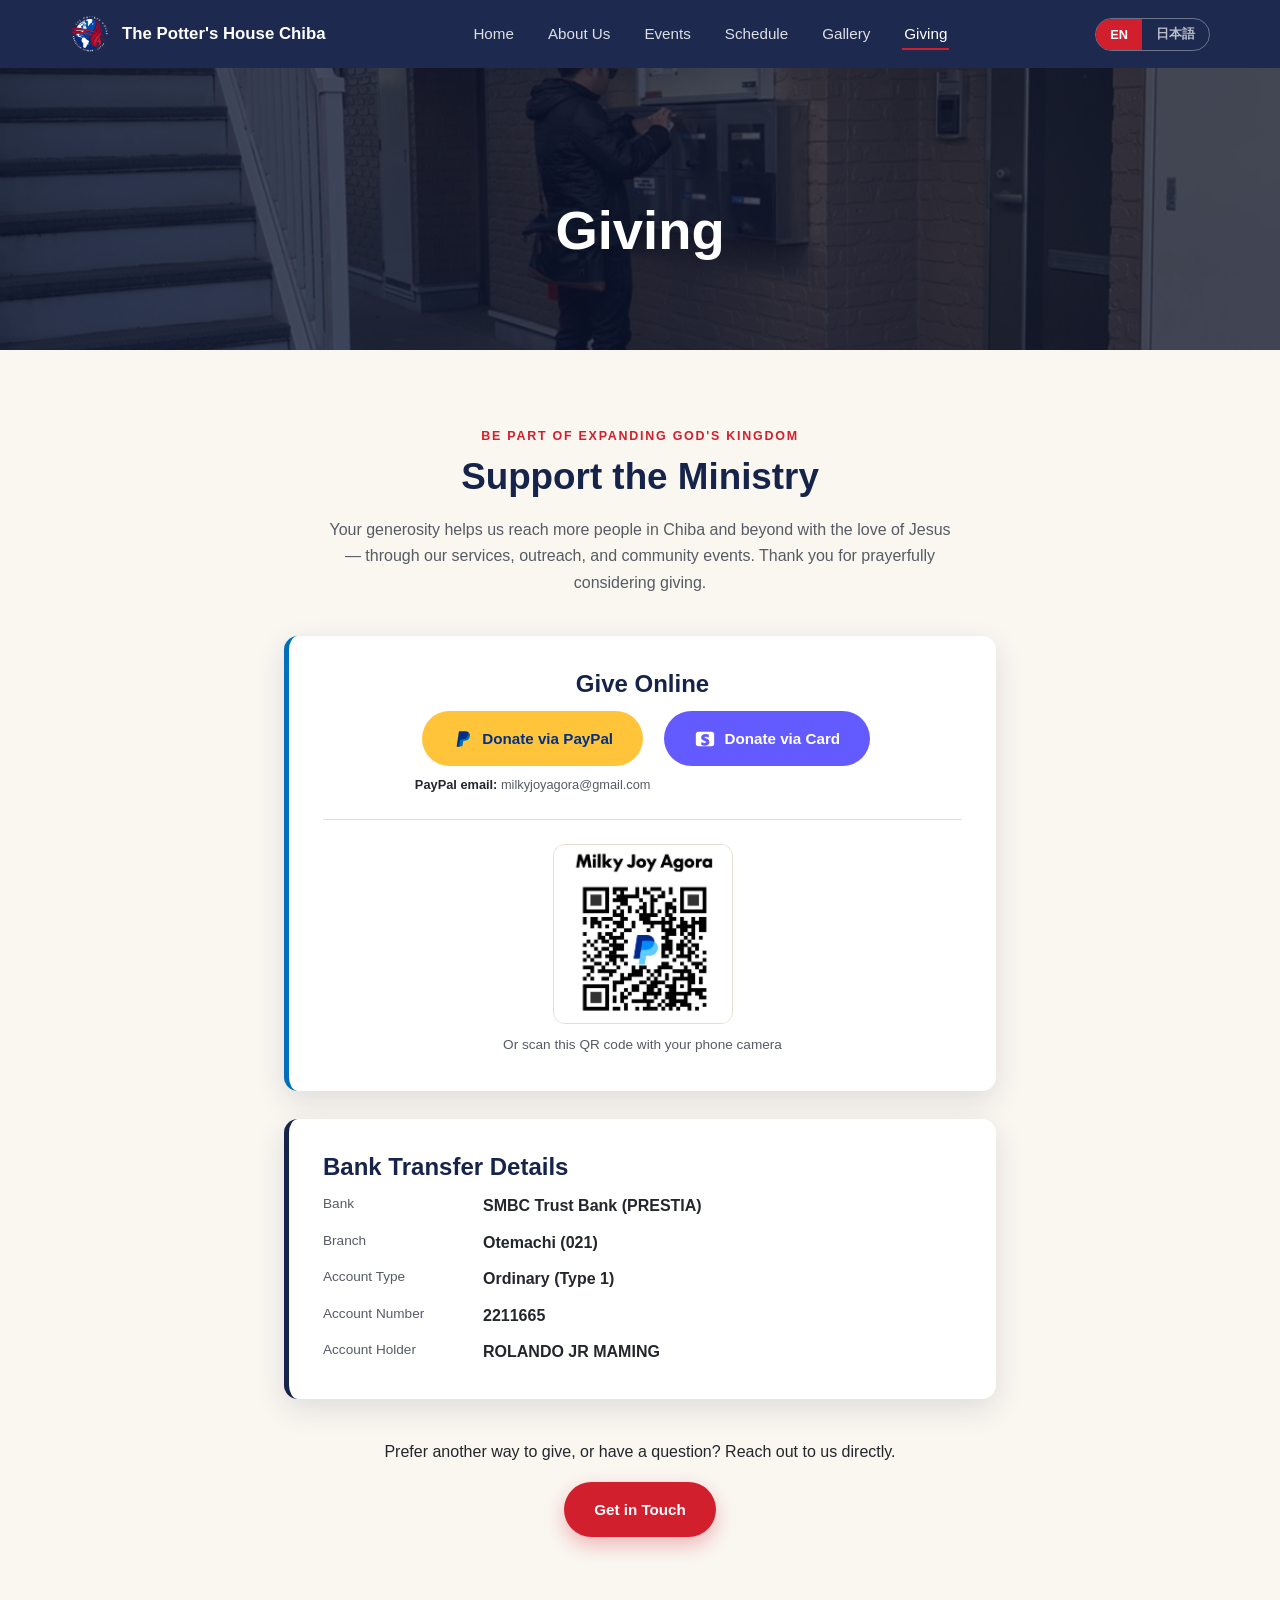
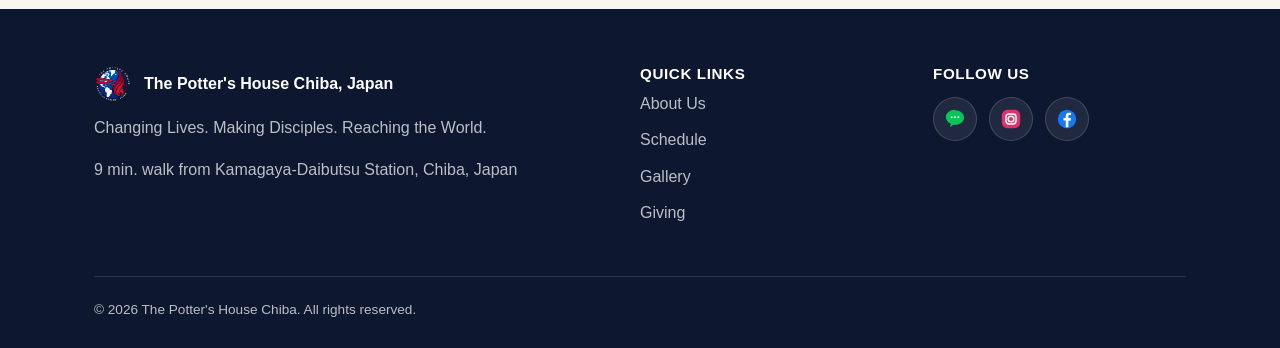
<file: giving.html>
<!doctype html>
<html lang="en">
<head>
<meta charset="UTF-8" />
<meta name="viewport" content="width=device-width, initial-scale=1.0" />
<title>Giving — The Potter's House Chiba</title>
<meta name="description" content="Support the ministry of The Potter's House Chiba." />
<link rel="icon" href="images/logo.png" />
<link rel="stylesheet" href="css/style.css" />
</head>
<body>

<header class="site-header">
  <div class="container nav">
    <a href="./" class="nav-brand">
      <img src="images/logo.png" alt="The Potter's House Chiba logo" />
      <span>The Potter's House Chiba</span>
    </a>
    <ul class="nav-links">
      <li><a href="./" data-i18n="nav.home">Home</a></li>
      <li><a href="about" data-i18n="nav.about">About Us</a></li>
      <li><a href="events" data-i18n="nav.events">Events</a></li>
      <li><a href="schedule" data-i18n="nav.schedule">Schedule</a></li>
      <li><a href="gallery" data-i18n="nav.gallery">Gallery</a></li>
      <li><a href="giving" aria-current="page" data-i18n="nav.giving">Giving</a></li>
    </ul>
    <div class="nav-actions">
      <div class="lang-toggle">
        <button data-lang="en" class="active">EN</button>
        <button data-lang="ja">日本語</button>
      </div>
      <button class="nav-toggle" aria-label="Toggle menu" aria-expanded="false">☰</button>
    </div>
  </div>
</header>

<section class="page-hero" style="background-image: url('images/gallery/mailbox-ministry-1.jpg');">
  <div class="container">
    <h1 data-i18n="giving.hero.title">Giving</h1>
  </div>
</section>

<section class="section">
  <div class="container" style="max-width:760px;">
    <div class="section-head">
      <span class="eyebrow" data-i18n="giving.eyebrow">Be Part of Expanding God's Kingdom</span>
      <h2 data-i18n="giving.title">Support the Ministry</h2>
      <p data-i18n="giving.body">Your generosity helps us reach more people in Chiba and beyond with the love of Jesus — through our services, outreach, and community events. Thank you for prayerfully considering giving.</p>
    </div>

    <div class="donate-card">
      <h3 data-i18n="giving.online.title">Give Online</h3>
      <div class="donate-actions">
        <div class="donate-option">
          <a class="btn btn-paypal" href="https://www.paypal.com/qrcodes/p2pqrc/VY92VUD478M52" target="_blank" rel="noopener">
            <svg viewBox="0 0 24 24" xmlns="http://www.w3.org/2000/svg" aria-hidden="true">
              <path d="M8.5 20.5H5.7a.6.6 0 0 1-.59-.69L7.5 4.2a.85.85 0 0 1 .84-.7h6.2c2.9 0 4.75 1.5 4.4 4.2-.02.13-.04.26-.07.4-.6 3.4-2.85 4.75-5.9 4.75H10.9a.85.85 0 0 0-.84.7l-.7 4.45a.85.85 0 0 1-.86.7Z" fill="#003087"/>
              <path d="M16.87 8.1c-.6 3.4-2.85 4.75-5.9 4.75H9.4a.85.85 0 0 0-.84.7l-.9 5.7a.6.6 0 0 0 .59.69h2.36a.85.85 0 0 0 .84-.7l.03-.18.66-4.18.04-.23a.85.85 0 0 1 .84-.7h.53c3.05 0 5.3-1.35 5.9-4.75.25-1.43.12-2.62-.6-3.46a2.8 2.8 0 0 0-.83-.63c.06.9-.03 1.98-.09 2.79Z" fill="#0070ba"/>
            </svg>
            <span data-i18n="giving.online.paypalCta">Donate via PayPal</span>
          </a>
          <p class="donate-email"><span data-i18n="giving.online.paypalEmailLabel">PayPal email:</span> milkyjoyagora@gmail.com</p>
        </div>
        <a class="btn btn-stripe" href="https://buy.stripe.com/6oUeV73sV3zC6go4a1bZe00" target="_blank" rel="noopener">
          <svg viewBox="0 0 24 24" xmlns="http://www.w3.org/2000/svg" aria-hidden="true">
            <rect x="2" y="4" width="20" height="16" rx="3" fill="#fff"/>
            <path d="M11.4 10.2c0-.55.46-.76 1.2-.76 1.08 0 2.44.33 3.52.92V7.1a9.4 9.4 0 0 0-3.52-.65c-2.88 0-4.8 1.5-4.8 4.02 0 3.92 5.4 3.29 5.4 4.98 0 .65-.56.86-1.35.86-1.16 0-2.66-.48-3.84-1.13v3.3c1.3.56 2.62.8 3.84.8 2.95 0 4.99-1.46 4.99-4.01 0-4.23-5.44-3.47-5.44-5.05Z" fill="#635bff"/>
          </svg>
          <span data-i18n="giving.online.stripeCta">Donate via Card</span>
        </a>
      </div>
      <div class="donate-qr">
        <img src="images/giving/paypal_giving.png" alt="PayPal QR code for giving" />
        <p data-i18n="giving.online.qrHint">Or scan this QR code with your phone camera</p>
      </div>
    </div>

    <div class="bank-card">
      <h3 data-i18n="giving.bank.title">Bank Transfer Details</h3>
      <dl>
        <dt data-i18n="giving.bank.fieldBank">Bank</dt><dd>SMBC Trust Bank (PRESTIA)</dd>
        <dt data-i18n="giving.bank.fieldBranch">Branch</dt><dd data-i18n="giving.bank.branchValue">Otemachi (021)</dd>
        <dt data-i18n="giving.bank.fieldType">Account Type</dt><dd data-i18n="giving.bank.typeOrdinary">Ordinary (Type 1)</dd>
        <dt data-i18n="giving.bank.fieldNumber">Account Number</dt><dd>2211665</dd>
        <dt data-i18n="giving.bank.fieldHolder">Account Holder</dt><dd>ROLANDO JR MAMING</dd>
      </dl>
    </div>

    <div class="center mt-lg">
      <p data-i18n="giving.contact.body">Prefer another way to give, or have a question? Reach out to us directly.</p>
      <a href="./#contact" class="btn btn-primary" data-i18n="home.hero.cta2">Get in Touch</a>
    </div>
  </div>
</section>

<footer class="site-footer">
  <div class="container">
    <div class="footer-grid">
      <div>
        <div class="footer-brand">
          <img src="images/logo.png" alt="Logo" />
          <span data-i18n="footer.name">The Potter's House Chiba, Japan</span>
        </div>
        <p data-i18n="footer.tagline">Changing Lives. Making Disciples. Reaching the World.</p>
        <p data-i18n="footer.address">9 min. walk from Kamagaya-Daibutsu Station, Chiba, Japan</p>
      </div>
      <div>
        <h4 data-i18n="footer.quicklinks">Quick Links</h4>
        <ul class="footer-links">
          <li><a href="about" data-i18n="nav.about">About Us</a></li>
          <li><a href="schedule" data-i18n="nav.schedule">Schedule</a></li>
          <li><a href="gallery" data-i18n="nav.gallery">Gallery</a></li>
          <li><a href="giving" data-i18n="nav.giving">Giving</a></li>
        </ul>
      </div>
      <div>
        <h4 data-i18n="footer.follow">Follow Us</h4>
        <div class="social-row">
          <a href="https://line.me/ti/p/52zVmssypJ" aria-label="LINE">
            <svg viewBox="0 0 24 24" xmlns="http://www.w3.org/2000/svg" aria-hidden="true">
              <path d="M12 2C6.48 2 2 5.6 2 10c0 3.1 2.24 5.78 5.5 7.1-.24.9-.87 3.2-.9 3.4-.03.24.09.24.2.17.08-.05 2.53-1.67 3.56-2.35.53.08 1.08.12 1.64.12 5.52 0 10-3.6 10-8s-4.48-8-10-8Z" fill="#06C755"/>
              <circle cx="8.3" cy="10" r="1.1" fill="#fff"/>
              <circle cx="12" cy="10" r="1.1" fill="#fff"/>
              <circle cx="15.7" cy="10" r="1.1" fill="#fff"/>
            </svg>
          </a>
          <a href="https://www.instagram.com/pottershouse.chiba/" aria-label="Instagram">
            <svg viewBox="0 0 24 24" xmlns="http://www.w3.org/2000/svg" aria-hidden="true">
              <rect x="2" y="2" width="20" height="20" rx="6" fill="#E1306C"/>
              <rect x="6.5" y="6.5" width="11" height="11" rx="3.5" fill="none" stroke="#fff" stroke-width="1.6"/>
              <circle cx="12" cy="12" r="3.1" fill="none" stroke="#fff" stroke-width="1.6"/>
              <circle cx="16.6" cy="7.4" r="1" fill="#fff"/>
            </svg>
          </a>
          <a href="https://www.facebook.com/share/17evRF8eto/?mibextid=wwXIfr" aria-label="Facebook">
            <svg viewBox="0 0 24 24" xmlns="http://www.w3.org/2000/svg" aria-hidden="true">
              <circle cx="12" cy="12" r="10" fill="#1877F2"/>
              <path d="M13.5 21v-7.2h2.4l.36-2.8h-2.76V9.1c0-.8.22-1.36 1.38-1.36h1.48V5.2c-.26-.03-1.13-.1-2.16-.1-2.14 0-3.6 1.3-3.6 3.7v2.1H8.2v2.8h2.44V21h2.86Z" fill="#fff"/>
            </svg>
          </a>
        </div>
      </div>
    </div>
    <div class="footer-bottom">
      <span data-i18n="footer.rights">© 2026 The Potter's House Chiba. All rights reserved.</span>
    </div>
  </div>
</footer>

<script src="js/translations.js"></script>
<script src="js/main.js"></script>
</body>
</html>
</file>
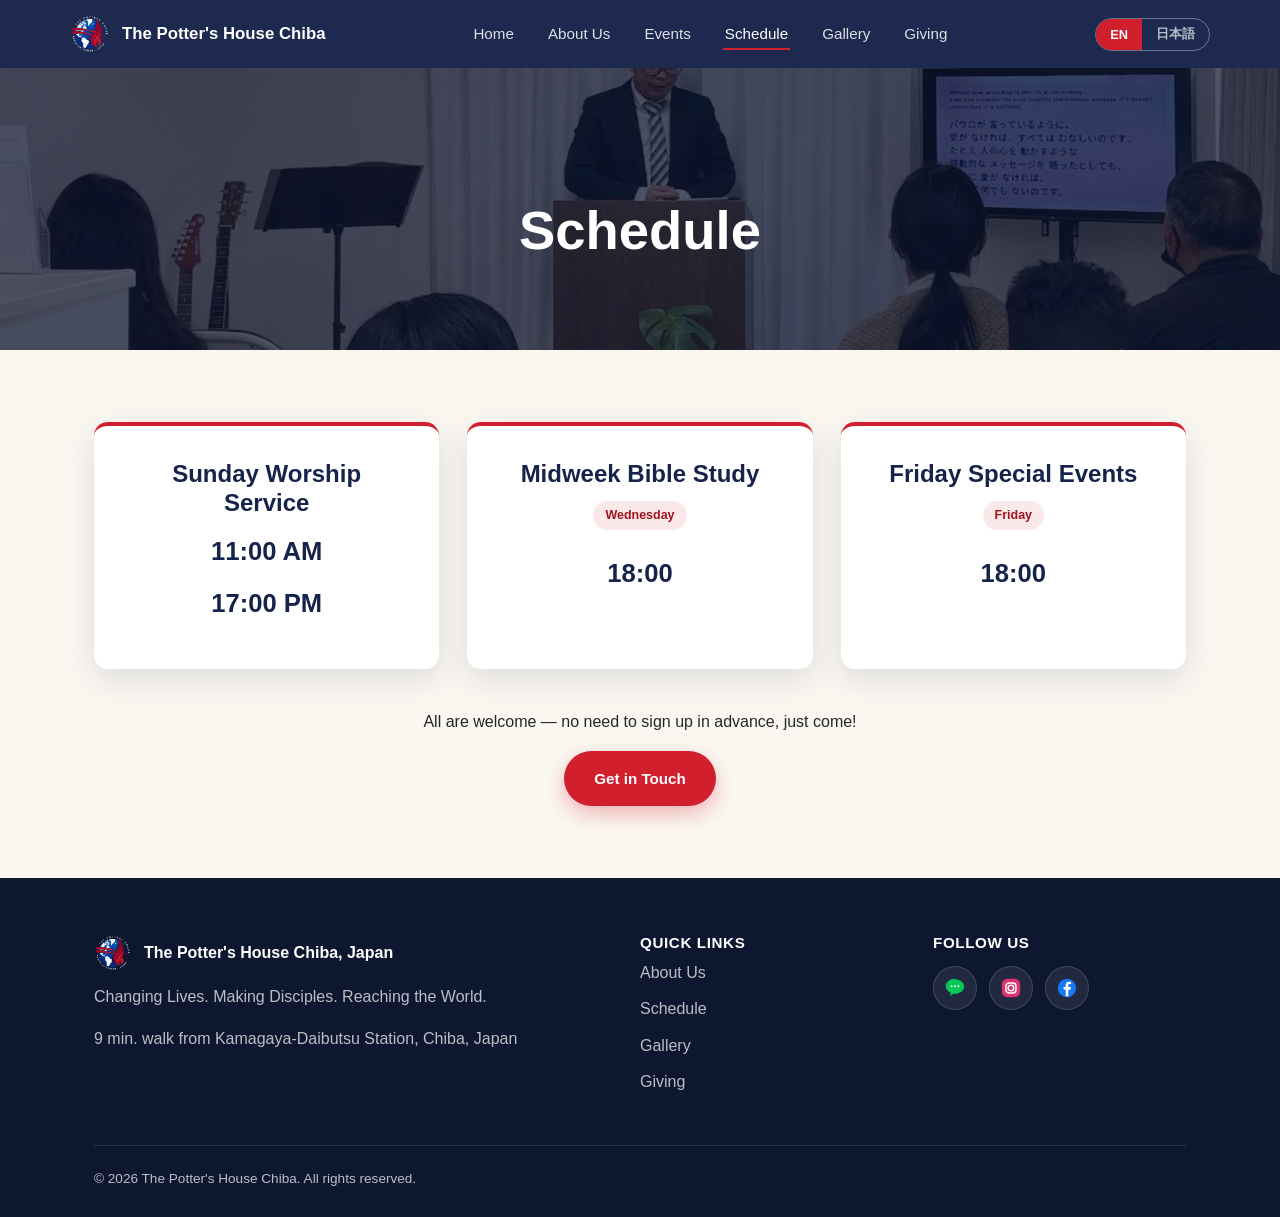
<file: schedule.html>
<!doctype html>
<html lang="en">
<head>
<meta charset="UTF-8" />
<meta name="viewport" content="width=device-width, initial-scale=1.0" />
<title>Schedule — The Potter's House Chiba</title>
<meta name="description" content="Service times at The Potter's House Chiba — Sunday Worship and Midweek Bible Study." />
<link rel="icon" href="images/logo.png" />
<link rel="stylesheet" href="css/style.css" />
</head>
<body>

<header class="site-header">
  <div class="container nav">
    <a href="./" class="nav-brand">
      <img src="images/logo.png" alt="The Potter's House Chiba logo" />
      <span>The Potter's House Chiba</span>
    </a>
    <ul class="nav-links">
      <li><a href="./" data-i18n="nav.home">Home</a></li>
      <li><a href="about" data-i18n="nav.about">About Us</a></li>
      <li><a href="events" data-i18n="nav.events">Events</a></li>
      <li><a href="schedule" aria-current="page" data-i18n="nav.schedule">Schedule</a></li>
      <li><a href="gallery" data-i18n="nav.gallery">Gallery</a></li>
      <li><a href="giving" data-i18n="nav.giving">Giving</a></li>
    </ul>
    <div class="nav-actions">
      <div class="lang-toggle">
        <button data-lang="en" class="active">EN</button>
        <button data-lang="ja">日本語</button>
      </div>
      <button class="nav-toggle" aria-label="Toggle menu" aria-expanded="false">☰</button>
    </div>
  </div>
</header>

<section class="page-hero" style="background-image: url('images/gallery/church-service-2.jpg');">
  <div class="container">
    <h1 data-i18n="schedule.hero.title">Schedule</h1>
  </div>
</section>

<section class="section">
  <div class="container grid grid-3">
    <div class="schedule-card">
      <h3 data-i18n="schedule.sunday.title">Sunday Worship Service</h3>
      <div class="time">11:00 AM</div>
      <div class="time">17:00 PM</div>
    </div>
    <div class="schedule-card">
      <h3 data-i18n="schedule.midweek.title">Midweek Bible Study</h3>
      <p class="badge" data-i18n="schedule.midweek.day">Wednesday</p>
      <div class="time">18:00</div>
    </div>
    <div class="schedule-card">
      <h3 data-i18n="schedule.friday.title">Friday Special Events</h3>
      <p class="badge" data-i18n="schedule.friday.day">Friday</p>
      <div class="time">18:00</div>
    </div>
  </div>
  <div class="container center mt-lg">
    <p data-i18n="schedule.note">All are welcome — no need to sign up in advance, just come!</p>
    <a href="./#contact" class="btn btn-primary" data-i18n="home.hero.cta2">Get in Touch</a>
  </div>
</section>

<footer class="site-footer">
  <div class="container">
    <div class="footer-grid">
      <div>
        <div class="footer-brand">
          <img src="images/logo.png" alt="Logo" />
          <span data-i18n="footer.name">The Potter's House Chiba, Japan</span>
        </div>
        <p data-i18n="footer.tagline">Changing Lives. Making Disciples. Reaching the World.</p>
        <p data-i18n="footer.address">9 min. walk from Kamagaya-Daibutsu Station, Chiba, Japan</p>
      </div>
      <div>
        <h4 data-i18n="footer.quicklinks">Quick Links</h4>
        <ul class="footer-links">
          <li><a href="about" data-i18n="nav.about">About Us</a></li>
          <li><a href="schedule" data-i18n="nav.schedule">Schedule</a></li>
          <li><a href="gallery" data-i18n="nav.gallery">Gallery</a></li>
          <li><a href="giving" data-i18n="nav.giving">Giving</a></li>
        </ul>
      </div>
      <div>
        <h4 data-i18n="footer.follow">Follow Us</h4>
        <div class="social-row">
          <a href="https://line.me/ti/p/52zVmssypJ" aria-label="LINE">
            <svg viewBox="0 0 24 24" xmlns="http://www.w3.org/2000/svg" aria-hidden="true">
              <path d="M12 2C6.48 2 2 5.6 2 10c0 3.1 2.24 5.78 5.5 7.1-.24.9-.87 3.2-.9 3.4-.03.24.09.24.2.17.08-.05 2.53-1.67 3.56-2.35.53.08 1.08.12 1.64.12 5.52 0 10-3.6 10-8s-4.48-8-10-8Z" fill="#06C755"/>
              <circle cx="8.3" cy="10" r="1.1" fill="#fff"/>
              <circle cx="12" cy="10" r="1.1" fill="#fff"/>
              <circle cx="15.7" cy="10" r="1.1" fill="#fff"/>
            </svg>
          </a>
          <a href="https://www.instagram.com/pottershouse.chiba/" aria-label="Instagram">
            <svg viewBox="0 0 24 24" xmlns="http://www.w3.org/2000/svg" aria-hidden="true">
              <rect x="2" y="2" width="20" height="20" rx="6" fill="#E1306C"/>
              <rect x="6.5" y="6.5" width="11" height="11" rx="3.5" fill="none" stroke="#fff" stroke-width="1.6"/>
              <circle cx="12" cy="12" r="3.1" fill="none" stroke="#fff" stroke-width="1.6"/>
              <circle cx="16.6" cy="7.4" r="1" fill="#fff"/>
            </svg>
          </a>
          <a href="https://www.facebook.com/share/17evRF8eto/?mibextid=wwXIfr" aria-label="Facebook">
            <svg viewBox="0 0 24 24" xmlns="http://www.w3.org/2000/svg" aria-hidden="true">
              <circle cx="12" cy="12" r="10" fill="#1877F2"/>
              <path d="M13.5 21v-7.2h2.4l.36-2.8h-2.76V9.1c0-.8.22-1.36 1.38-1.36h1.48V5.2c-.26-.03-1.13-.1-2.16-.1-2.14 0-3.6 1.3-3.6 3.7v2.1H8.2v2.8h2.44V21h2.86Z" fill="#fff"/>
            </svg>
          </a>
        </div>
      </div>
    </div>
    <div class="footer-bottom">
      <span data-i18n="footer.rights">© 2026 The Potter's House Chiba. All rights reserved.</span>
    </div>
  </div>
</footer>

<script src="js/translations.js"></script>
<script src="js/main.js"></script>
</body>
</html>
</file>
<file: css/style.css>
/* ===========================================================
   Potter's House Chiba — Design System
   Warm & modern: off-white base, navy + red from the church logo
   =========================================================== */

:root {
  --navy: #16234a;
  --navy-deep: #0e1730;
  --red: #d21f2e;
  --red-deep: #a3131f;
  --cream: #faf7f1;
  --cream-deep: #f2ede2;
  --ink: #23262b;
  --ink-soft: #565b64;
  --line: #e4ded0;
  --white: #ffffff;

  --font-head: "Poppins", "Hiragino Sans", "Yu Gothic", sans-serif;
  --font-body: "Inter", "Hiragino Sans", "Yu Gothic", sans-serif;

  --radius: 14px;
  --shadow: 0 10px 30px rgba(22, 35, 74, 0.12);
  --container: 1140px;
}

* { box-sizing: border-box; }
html { scroll-behavior: smooth; }

html, body {
  max-width: 100%;
  overflow-x: hidden;
}

body {
  margin: 0;
  background: var(--cream);
  color: var(--ink);
  font-family: var(--font-body);
  line-height: 1.65;
  -webkit-font-smoothing: antialiased;
}

img { max-width: 100%; display: block; }

h1, h2, h3, h4 {
  font-family: var(--font-head);
  color: var(--navy);
  margin: 0 0 0.5em;
  line-height: 1.2;
  font-weight: 700;
}

h1 { font-size: clamp(2.1rem, 4.5vw, 3.4rem); }
h2 { font-size: clamp(1.6rem, 3vw, 2.3rem); }
h3 { font-size: clamp(1.15rem, 2vw, 1.5rem); }

p { margin: 0 0 1em; }
a { color: inherit; text-decoration: none; }

.container {
  max-width: var(--container);
  margin: 0 auto;
  padding: 0 24px;
}

.eyebrow {
  display: inline-block;
  font-family: var(--font-head);
  font-size: 0.78rem;
  font-weight: 700;
  letter-spacing: 0.14em;
  text-transform: uppercase;
  color: var(--red);
  margin-bottom: 0.6em;
}

.section {
  padding: 72px 0;
}
.section--tight { padding: 48px 0; }
.section--navy { background: var(--navy); color: rgba(255,255,255,0.9); }
.section--navy h2, .section--navy h3 { color: var(--white); }
.section--cream-deep { background: var(--cream-deep); }

.section-head {
  max-width: 640px;
  margin: 0 auto 2.5rem;
  text-align: center;
}
.section-head p { color: var(--ink-soft); }
.section--navy .section-head p { color: rgba(255,255,255,0.75); }

/* ---------- Buttons ---------- */
.btn {
  display: inline-flex;
  align-items: center;
  gap: 8px;
  font-family: var(--font-head);
  font-weight: 600;
  font-size: 0.95rem;
  padding: 13px 28px;
  border-radius: 999px;
  border: 2px solid transparent;
  cursor: pointer;
  transition: transform 0.15s ease, box-shadow 0.15s ease, background 0.15s ease, color 0.15s ease;
}
.btn:hover { transform: translateY(-2px); }
.btn-primary { background: var(--red); color: var(--white); box-shadow: 0 8px 20px rgba(210,31,46,0.3); }
.btn-primary:hover { background: var(--red-deep); }
.btn-ghost { background: transparent; border-color: rgba(255,255,255,0.55); color: var(--white); }
.btn-ghost:hover { background: rgba(255,255,255,0.12); }
.btn-navy { background: var(--navy); color: var(--white); }
.btn-navy:hover { background: var(--navy-deep); }

/* ---------- Header / Nav ---------- */
.site-header {
  position: sticky;
  top: 0;
  z-index: 100;
  background: rgba(22, 35, 74, 0.97);
  backdrop-filter: blur(6px);
}
.nav {
  display: flex;
  align-items: center;
  justify-content: space-between;
  padding: 14px 0;
}
.nav-brand {
  display: flex;
  align-items: center;
  gap: 12px;
  color: var(--white);
  font-family: var(--font-head);
  font-weight: 700;
  font-size: 1.05rem;
}
.nav-brand img { height: 40px; width: 40px; }
.nav-links {
  display: flex;
  align-items: center;
  gap: 30px;
  list-style: none;
  margin: 0;
  padding: 0;
}
.nav-links a {
  color: rgba(255,255,255,0.85);
  font-weight: 500;
  font-size: 0.95rem;
  padding: 6px 2px;
  border-bottom: 2px solid transparent;
  transition: border-color 0.15s ease, color 0.15s ease;
}
.nav-links a:hover,
.nav-links a[aria-current="page"] {
  color: var(--white);
  border-bottom-color: var(--red);
}
.nav-actions { display: flex; align-items: center; gap: 14px; }

.lang-toggle {
  display: flex;
  border: 1px solid rgba(255,255,255,0.35);
  border-radius: 999px;
  overflow: hidden;
  font-family: var(--font-head);
  font-size: 0.8rem;
  font-weight: 700;
}
.lang-toggle button {
  background: transparent;
  border: none;
  color: rgba(255,255,255,0.7);
  padding: 7px 14px;
  cursor: pointer;
  font-family: inherit;
  font-size: inherit;
  font-weight: inherit;
}
.lang-toggle button.active { background: var(--red); color: var(--white); }

.nav-toggle {
  display: none;
  background: none;
  border: none;
  color: var(--white);
  font-size: 1.6rem;
  cursor: pointer;
  padding: 4px 8px;
}

@media (max-width: 860px) {
  .nav-toggle { display: block; }
  .nav-links {
    position: absolute;
    top: 100%;
    left: 0;
    right: 0;
    background: var(--navy-deep);
    flex-direction: column;
    align-items: flex-start;
    gap: 0;
    padding: 8px 24px 20px;
    display: none;
  }
  .nav-links.open { display: flex; }
  .nav-links li { width: 100%; }
  .nav-links a { display: block; padding: 12px 0; border-bottom: 1px solid rgba(255,255,255,0.08); }
  .nav-actions { gap: 10px; }
}

/* ---------- Hero ---------- */
.hero {
  position: relative;
  min-height: 80vh;
  display: flex;
  align-items: center;
  color: var(--white);
  background-size: cover;
  background-position: center;
  overflow: hidden;
}
.hero::before {
  content: "";
  position: absolute; inset: 0;
  background: linear-gradient(180deg, rgba(14,23,48,0.55) 0%, rgba(14,23,48,0.82) 100%);
}
.hero-inner { position: relative; z-index: 1; padding-top: 100px; padding-bottom: 70px; }
.hero h1 { color: var(--white); }
.hero .tagline-red { color: #ff6b6b; }
.hero p.lead {
  font-size: 1.15rem;
  max-width: 560px;
  color: rgba(255,255,255,0.88);
}
.hero-cta { display: flex; gap: 16px; flex-wrap: wrap; margin-top: 1.6rem; }

.page-hero {
  position: relative;
  padding: 130px 0 60px;
  color: var(--white);
  background-size: cover;
  background-position: center;
  text-align: center;
}
.page-hero::before {
  content: "";
  position: absolute; inset: 0;
  background: rgba(14,23,48,0.72);
}
.page-hero .container { position: relative; z-index: 1; }
.page-hero h1 { color: var(--white); }

/* ---------- Cards / grids ---------- */
.grid {
  display: grid;
  gap: 28px;
}
.grid-3 { grid-template-columns: repeat(3, 1fr); }
.grid-2 { grid-template-columns: repeat(2, 1fr); }
@media (max-width: 860px) {
  .grid-2 { grid-template-columns: 1fr; }
  .grid-3 { grid-template-columns: repeat(2, 1fr); }
}
@media (max-width: 560px) {
  .grid-3 { grid-template-columns: 1fr; }
}

.card {
  background: var(--white);
  border-radius: var(--radius);
  box-shadow: var(--shadow);
  padding: 30px;
  border: 1px solid var(--line);
}
.card h3 { margin-bottom: 0.4em; }

.vision-card {
  text-align: center;
  padding: 34px 24px;
}
.vision-card .num {
  font-family: var(--font-head);
  font-weight: 700;
  color: var(--red);
  font-size: 0.85rem;
  letter-spacing: 0.1em;
}

/* ---------- Photo placeholder (real photo not yet supplied) ---------- */
.photo-slot {
  position: relative;
  display: flex;
  align-items: center;
  justify-content: center;
  text-align: center;
  background: repeating-linear-gradient(135deg, #eee6d6, #eee6d6 12px, #e6ddc9 12px, #e6ddc9 24px);
  border: 2px dashed #c9bd9e;
  border-radius: var(--radius);
  color: #8a7d5c;
  font-size: 0.85rem;
  padding: 20px;
  min-height: 220px;
  overflow: hidden;
}
.photo-slot img { position: absolute; inset: 0; width: 100%; height: 100%; object-fit: cover; border: none; }
.photo-slot span { position: relative; z-index: 1; max-width: 220px; }

.photo-grid-item { min-height: 200px; }
@media (max-width: 860px) and (min-width: 561px) {
  .photo-grid-item { min-height: 260px; }
}
@media (max-width: 560px) {
  .photo-grid-item { min-height: 220px; }
}

.photo-slot--portrait { min-height: 380px; }
@media (max-width: 860px) {
  .photo-slot--portrait { min-height: 440px; }
}
@media (max-width: 560px) {
  .photo-slot--portrait { min-height: 320px; }
}

/* ---------- Footer ---------- */
.site-footer {
  background: var(--navy-deep);
  color: rgba(255,255,255,0.72);
  padding: 56px 0 26px;
}
.footer-grid {
  display: grid;
  grid-template-columns: 2fr 1fr 1fr;
  gap: 40px;
  margin-bottom: 40px;
}
@media (max-width: 760px) {
  .footer-grid { grid-template-columns: 1fr; gap: 30px; }
}
.footer-brand { display: flex; align-items: center; gap: 12px; color: var(--white); font-family: var(--font-head); font-weight: 700; margin-bottom: 12px; }
.footer-brand img { height: 38px; width: 38px; }
.site-footer h4 { color: var(--white); font-size: 0.95rem; letter-spacing: 0.04em; text-transform: uppercase; }
.site-footer a:hover { color: var(--white); }
.footer-links { list-style: none; padding: 0; margin: 0; }
.footer-links li { margin-bottom: 10px; }
.social-row { display: flex; gap: 12px; margin-top: 14px; }
.social-row a {
  width: 44px; height: 44px;
  display: flex; align-items: center; justify-content: center;
  background: var(--white);
  border: 1px solid var(--line);
  border-radius: 50%;
  transition: transform 0.15s ease, box-shadow 0.15s ease;
}
.social-row a svg { width: 22px; height: 22px; display: block; }
.social-row a:hover { transform: translateY(-3px); box-shadow: var(--shadow); }

/* Footer sits on navy, so social icons need a dark-friendly badge */
.site-footer .social-row a {
  background: rgba(255,255,255,0.08);
  border-color: rgba(255,255,255,0.15);
}
.site-footer .social-row a:hover { background: rgba(255,255,255,0.16); }
.footer-bottom {
  border-top: 1px solid rgba(255,255,255,0.12);
  padding-top: 22px;
  font-size: 0.85rem;
  display: flex;
  justify-content: space-between;
  flex-wrap: wrap;
  gap: 10px;
}

/* ---------- Utility ---------- */
.stack { display: flex; flex-direction: column; gap: 10px; }
.center { text-align: center; }
.mt-lg { margin-top: 2.5rem; }
.badge {
  display: inline-block;
  background: rgba(210,31,46,0.1);
  color: var(--red-deep);
  font-family: var(--font-head);
  font-weight: 600;
  font-size: 0.78rem;
  padding: 4px 12px;
  border-radius: 999px;
}

/* ---------- Statement of Faith list ---------- */
.faith-list { list-style: none; padding: 0; margin: 0; display: flex; flex-direction: column; gap: 20px; }
.faith-list li {
  position: relative;
  padding-left: 28px;
  color: var(--ink-soft);
}
.faith-list li::before {
  content: "✝";
  position: absolute;
  left: 0;
  color: var(--red);
  font-weight: 700;
}

.review-notice {
  background: #fff6ea;
  border: 1px solid #f0d9a8;
  color: #7a5c1e;
  border-radius: 10px;
  padding: 14px 18px;
  font-size: 0.85rem;
  margin-bottom: 1.5rem;
}

/* ---------- Gallery ---------- */
.filter-row {
  display: flex;
  flex-wrap: wrap;
  gap: 10px;
  justify-content: center;
  margin-bottom: 2.5rem;
}
.filter-btn {
  font-family: var(--font-head);
  font-weight: 600;
  font-size: 0.85rem;
  padding: 9px 20px;
  border-radius: 999px;
  border: 1px solid var(--line);
  background: var(--white);
  color: var(--ink-soft);
  cursor: pointer;
  transition: all 0.15s ease;
}
.filter-btn:hover { border-color: var(--red); color: var(--red); }
.filter-btn.active { background: var(--navy); border-color: var(--navy); color: var(--white); }

.gallery-grid {
  display: grid;
  grid-template-columns: repeat(3, 1fr);
  gap: 22px;
}
@media (max-width: 860px) { .gallery-grid { grid-template-columns: repeat(2, 1fr); } }
@media (max-width: 560px) { .gallery-grid { grid-template-columns: 1fr; } }

.gallery-item { border-radius: var(--radius); overflow: hidden; box-shadow: var(--shadow); }
.gallery-item .photo-slot { border-radius: 0; min-height: 210px; margin: 0; }
.gallery-caption { background: var(--white); padding: 14px 18px; }
.gallery-caption h4 { margin: 0 0 2px; font-size: 0.98rem; color: var(--navy); }
.gallery-caption p { margin: 0; font-size: 0.82rem; color: var(--ink-soft); }

/* ---------- Contact / info blocks ---------- */
.info-row {
  display: flex;
  align-items: center;
  gap: 16px;
  margin-bottom: 18px;
  padding: 14px 18px;
  background: var(--white);
  border: 1px solid var(--line);
  border-radius: var(--radius);
  transition: transform 0.15s ease, box-shadow 0.15s ease;
}
.info-row:hover { transform: translateY(-2px); box-shadow: var(--shadow); }
.info-row .icon {
  flex-shrink: 0;
  width: 44px; height: 44px;
  border-radius: 50%;
  background: rgba(210,31,46,0.1);
  display: flex; align-items: center; justify-content: center;
}
.info-row .icon svg { width: 24px; height: 24px; display: block; }
.info-row .icon--whatsapp { background: rgba(37,211,102,0.12); }
.info-row .icon--gmail { background: rgba(234,67,53,0.1); }
.info-row .icon--line { background: rgba(6,199,85,0.12); }
.info-row--primary {
  background: rgba(6,199,85,0.05);
  border-color: rgba(6,199,85,0.3);
}
.info-row .value { font-weight: 600; color: var(--red-deep); overflow-wrap: break-word; word-break: break-word; }
.info-row:hover .value { text-decoration: underline; }
.info-row > div:last-child { min-width: 0; flex: 1; }
.section--navy .info-row { background: rgba(255,255,255,0.06); border-color: rgba(255,255,255,0.12); }

.schedule-card {
  background: var(--white);
  border-radius: var(--radius);
  box-shadow: var(--shadow);
  padding: 34px;
  text-align: center;
  border-top: 4px solid var(--red);
}
.schedule-card .time {
  font-family: var(--font-head);
  font-weight: 700;
  color: var(--navy);
  font-size: 1.6rem;
  margin: 10px 0;
}

.map-wrap {
  border-radius: var(--radius);
  overflow: hidden;
  box-shadow: var(--shadow);
  border: 1px solid var(--line);
}
.map-wrap iframe { width: 100%; height: 380px; border: 0; display: block; }

.bank-card {
  background: var(--white);
  border-radius: var(--radius);
  box-shadow: var(--shadow);
  padding: 34px;
  border-left: 5px solid var(--navy);
}
.bank-card dl { display: grid; grid-template-columns: 160px 1fr; row-gap: 10px; margin: 0; }
.bank-card dt { color: var(--ink-soft); font-size: 0.85rem; }
.bank-card dd { margin: 0; font-weight: 600; }

.donate-card {
  background: var(--white);
  border-radius: var(--radius);
  box-shadow: var(--shadow);
  padding: 34px;
  border-left: 5px solid #0070ba;
  text-align: center;
  margin-bottom: 28px;
}
.donate-actions {
  display: flex;
  justify-content: center;
  align-items: flex-start;
  flex-wrap: wrap;
  gap: 14px;
  margin-top: 0.6rem;
}
.donate-option {
  display: flex;
  flex-direction: column;
  align-items: center;
  gap: 8px;
}
.donate-email {
  margin: 0;
  font-size: 0.8rem;
  color: var(--ink-soft);
}
.donate-email span { font-weight: 600; color: var(--ink); }
.btn-paypal {
  background: #ffc439;
  color: #003087;
}
.btn-paypal:hover { background: #f2b632; }
.btn-paypal svg { width: 22px; height: 22px; }
.btn-stripe {
  background: #635bff;
  color: var(--white);
}
.btn-stripe:hover { background: #524adb; }
.btn-stripe svg { width: 22px; height: 22px; }
.donate-qr {
  margin-top: 24px;
  padding-top: 24px;
  border-top: 1px solid var(--line);
}
.donate-qr img {
  width: 180px;
  height: 180px;
  margin: 0 auto 10px;
  border-radius: 12px;
  border: 1px solid var(--line);
}
.donate-qr p { color: var(--ink-soft); font-size: 0.85rem; margin: 0; }

.flyer-grid { display: grid; grid-template-columns: repeat(2, 1fr); gap: 26px; }
@media (max-width: 700px) { .flyer-grid { grid-template-columns: 1fr; } }
.flyer-card { border-radius: var(--radius); overflow: hidden; box-shadow: var(--shadow); background: var(--white); }
.flyer-card .photo-slot { min-height: 320px; border-radius: 0; }
.flyer-card .flyer-caption { padding: 18px 22px; }
</file>
